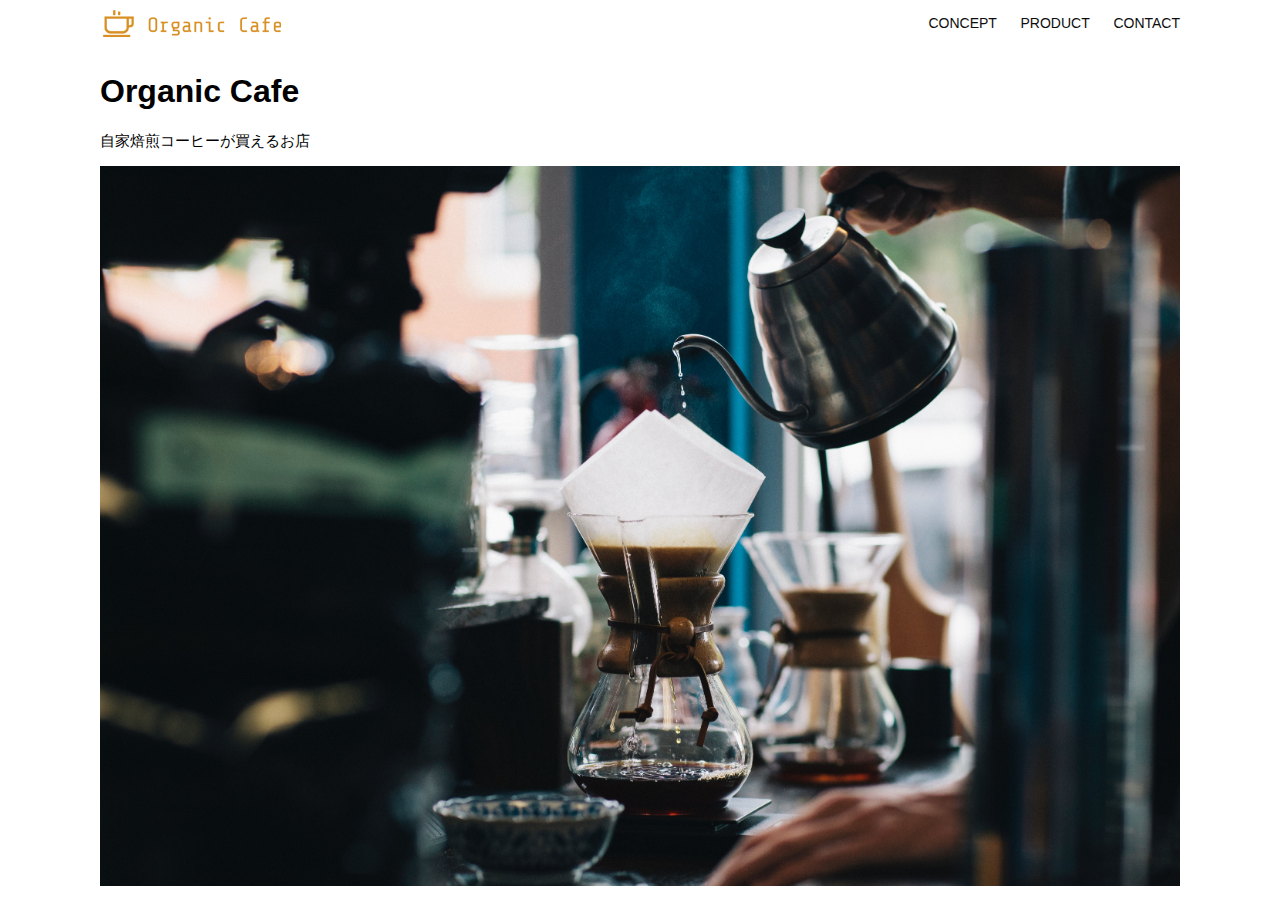
<file: html-css-kadai_013/index.html>
<!DOCTYPE html>
<html>
  <head>
    <title>Organic Cafe</title>
    <meta charset="UTF-8" />
    <meta
      name="description"
      content="自家焙煎のコーヒーがお家で楽しめるOrganic Cafe"
    />
    <meta name="viewport" content="width=device-width, initial-scale=1.0" />
    <link rel="stylesheet" href="style.css" />
  </head>
  <body>
    <!-- ヘッダー -->
    <header>
      <!-- ロゴ -->
      <a href="index.html" id="logo"
        ><img src="images/logo.png" alt="トップページに戻る"
      /></a>

      <!-- PC用ナビゲーション -->
      <nav id="nav-pc">
        <a href="index.html#concept">CONCEPT</a>
        <a href="index.html#product">PRODUCT</a>
        <a href="index.html#contact">CONTACT</a>
      </nav>
      <!-- ハンバーガーメニュー -->
      <img id="menu-sp" src="images/button-menu.png" alt="ナビゲーションを開く" onclick="document.getElementById('nav-sp').style.display = 'block'" >
      <!-- SP用ナビゲーション -->
      <nav id="nav-sp">
        <img id="close" src="images/button-close.png" alt="ナビゲーションを閉じる"  onclick="document.getElementById('nav-sp').style.display = 'none'" >
        <a id="logo-sp" href="index.html" onclick="document.getElementById('nav-sp').style.display = 'none'" >
          <img src="images/logo-sp.png" alt="トップページに戻る">
        </a>
        <a class="menu" href="index.html#concept" onclick="document.getElementById('nav-sp').style.display = 'none'">CONCEPT</a>
        <a class="menu" href="index.html#product" onclick="document.getElementById('nav-sp').style.display = 'none'">PRODUCT</a>
        <a class="menu" href="index.html#contact" onclick="document.getElementById('nav-sp').style.display = 'none'">CONTACT</a>
      </nav>

    </header>
    <main>
      <article>
        <!-- メインビジュアル -->
        <section id="main-visual">
          <div id="main-message">
            <h1>Organic Cafe</h1>
            <p>自家焙煎コーヒーが買えるお店</p>
          </div>
          <img
            src="images/main-image.jpg"
            alt="コーヒーをハンドドリップで淹れる画像"
          />
        </section>
      </article>
    </main>
  </body>
</html>
</file>
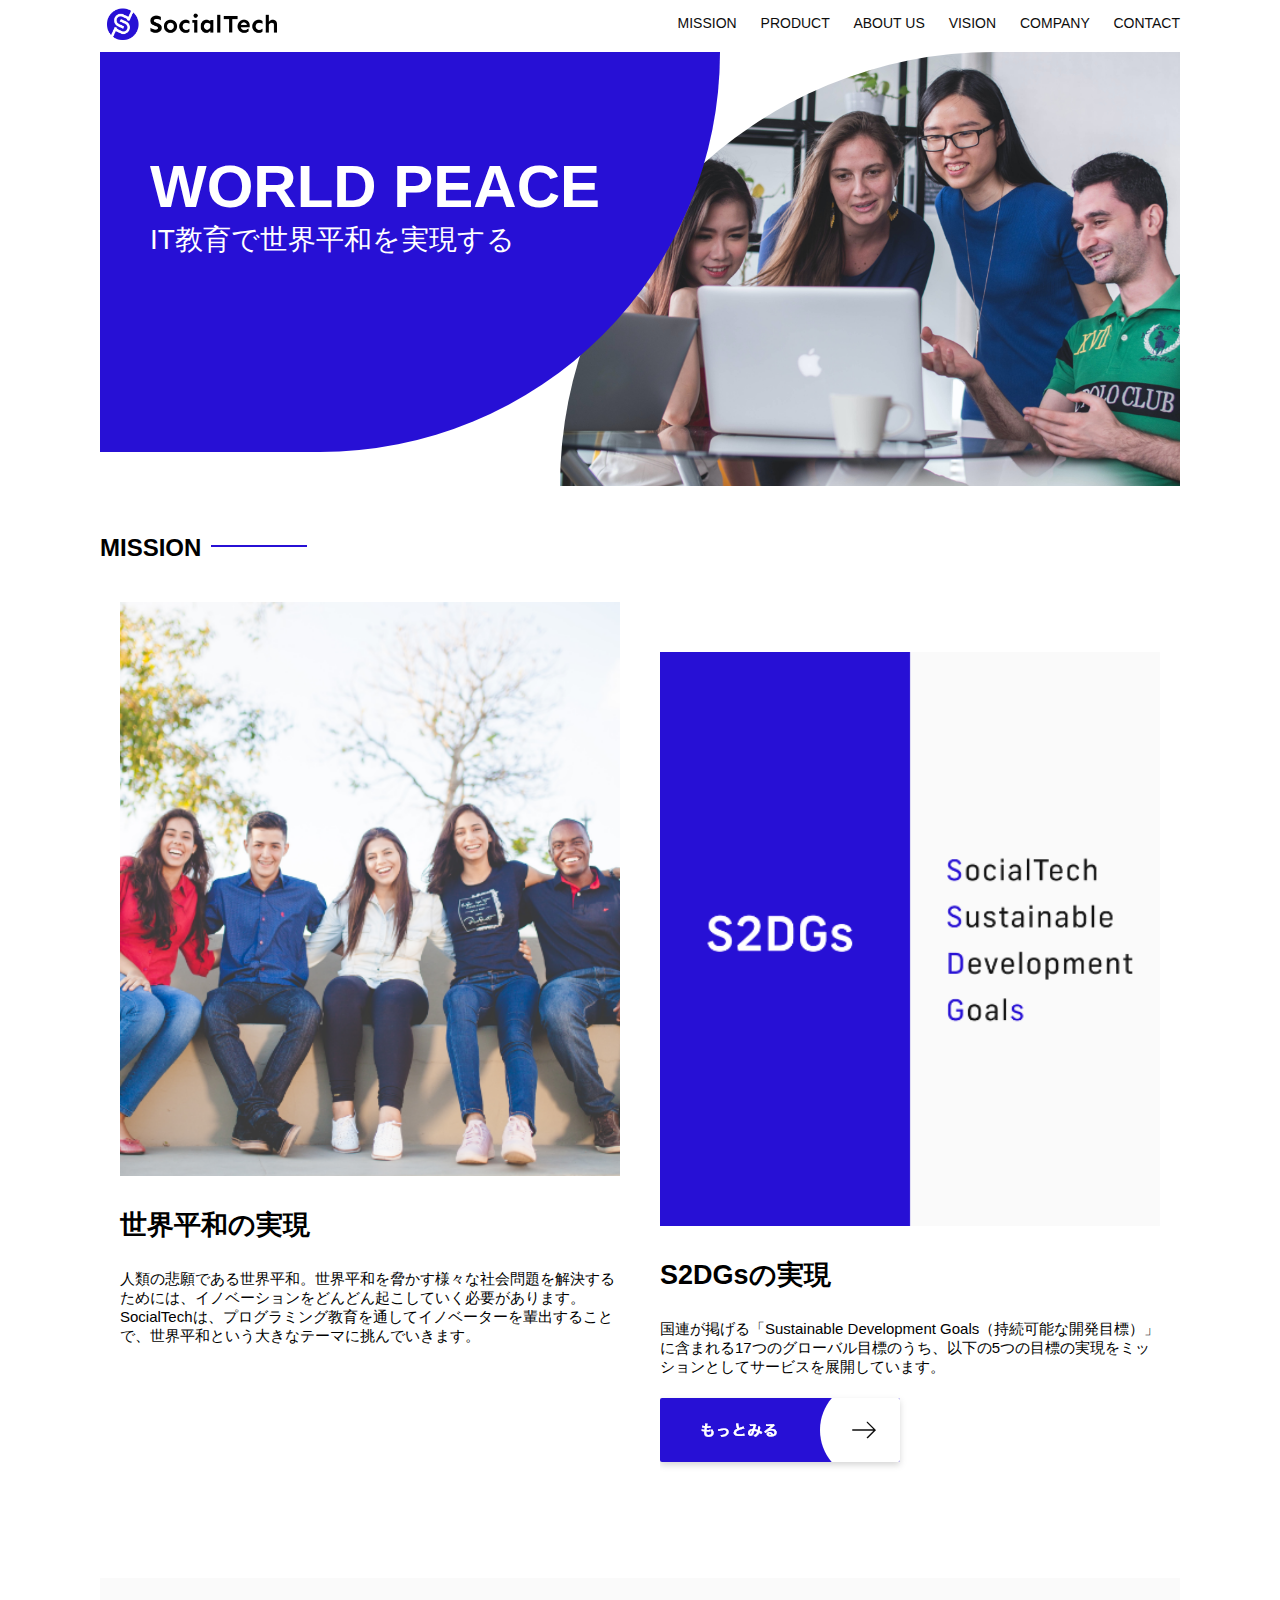
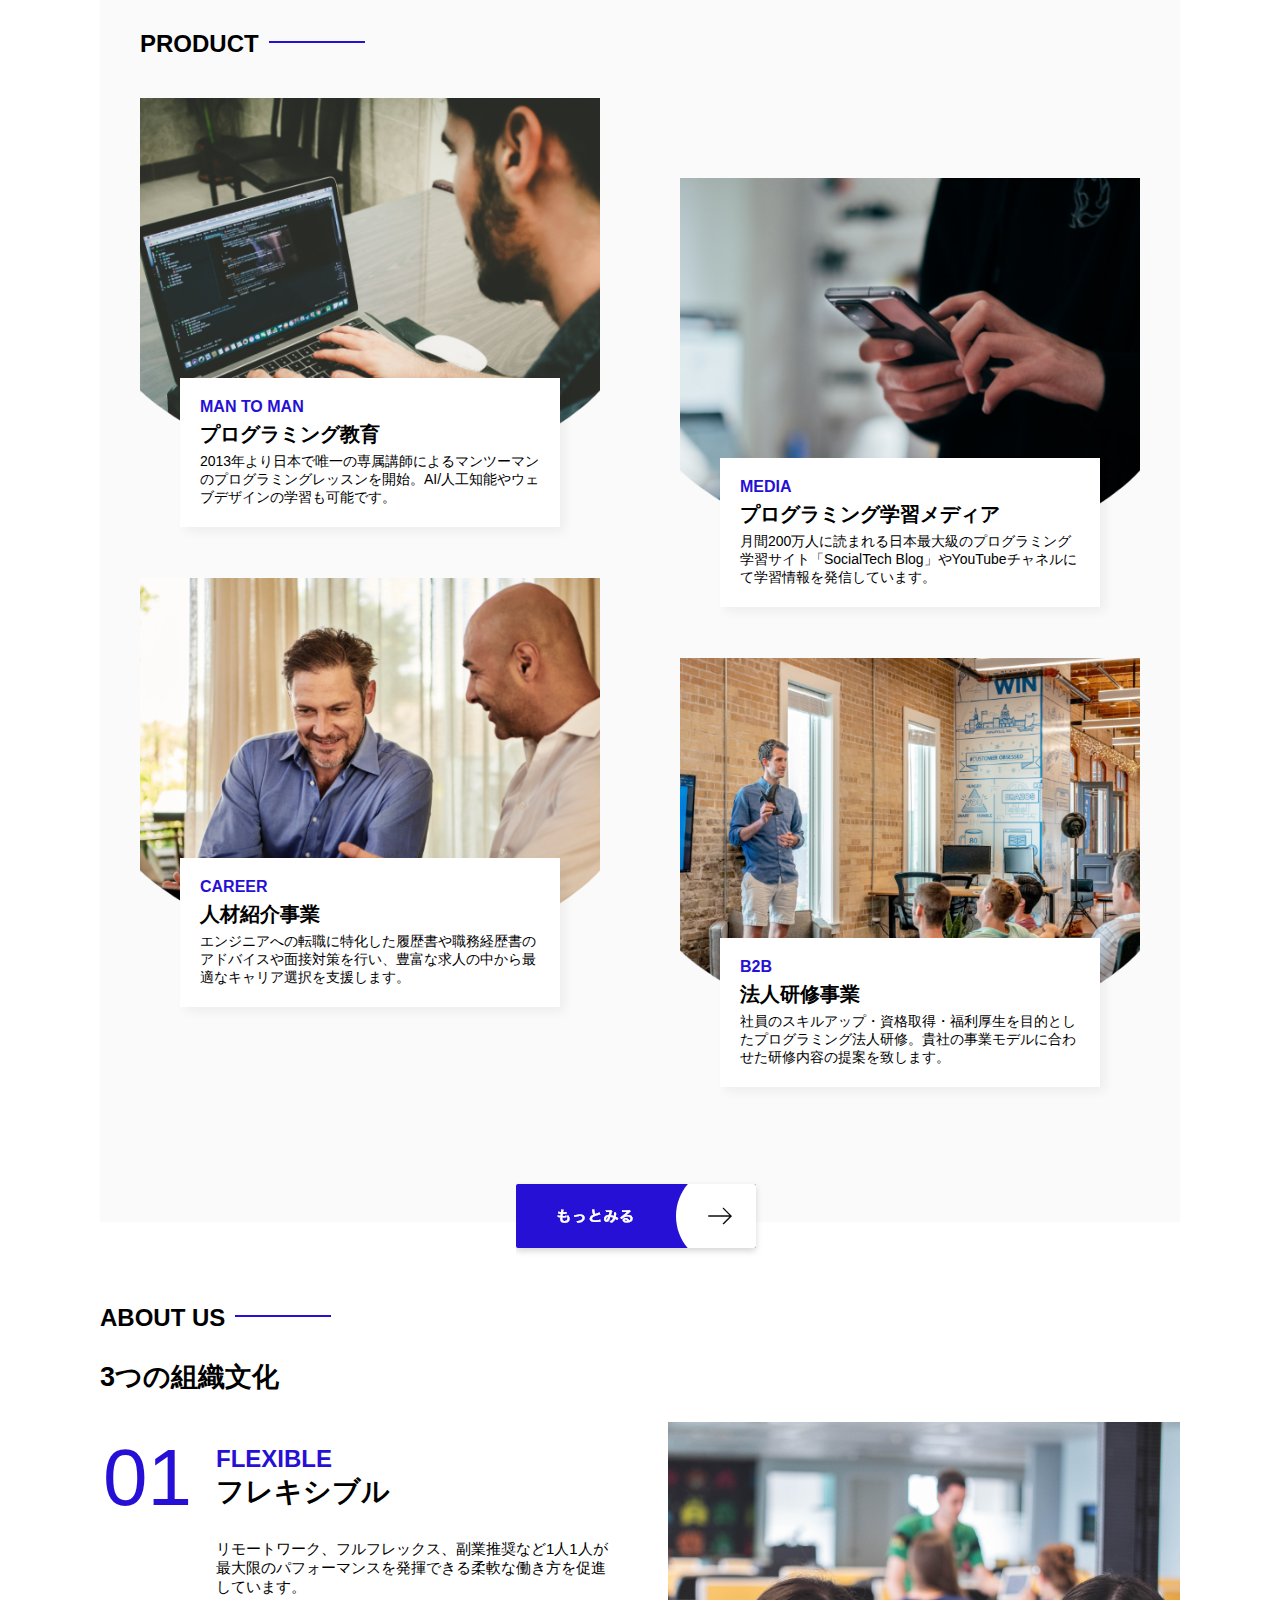
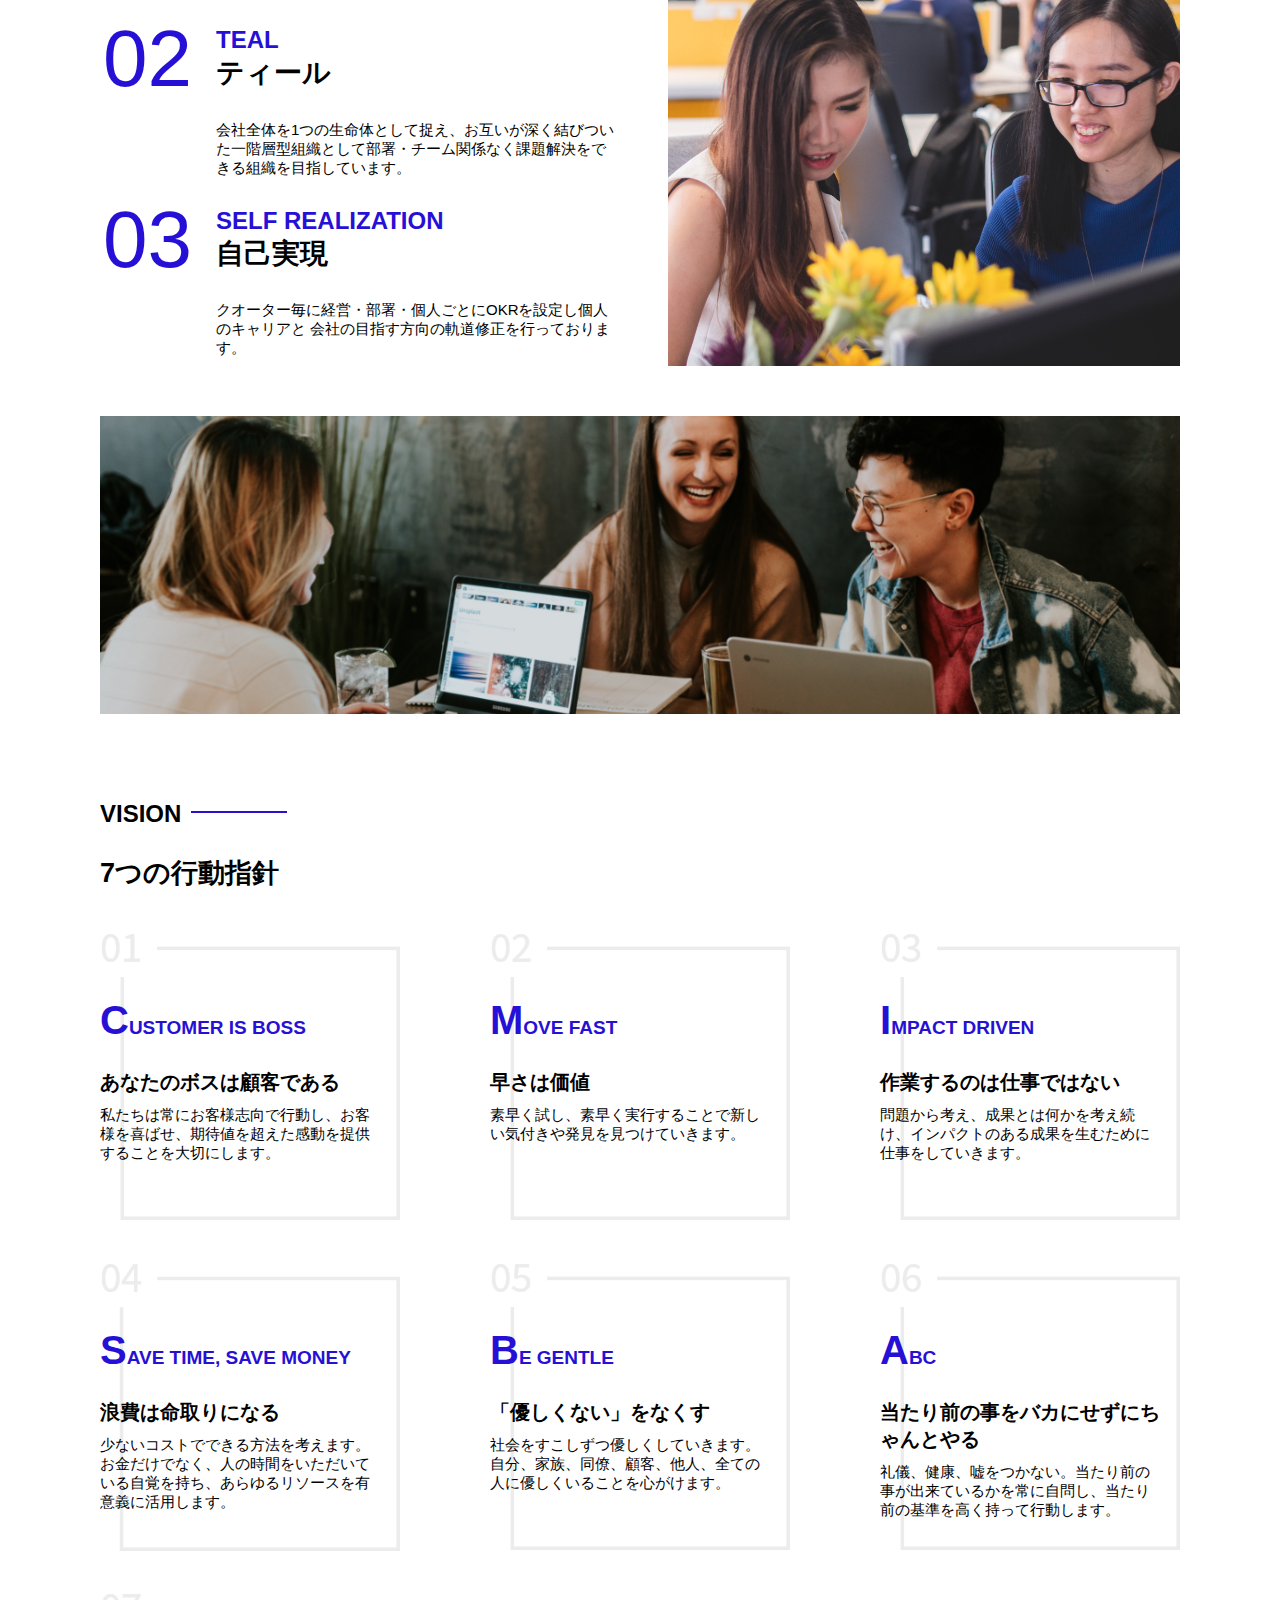
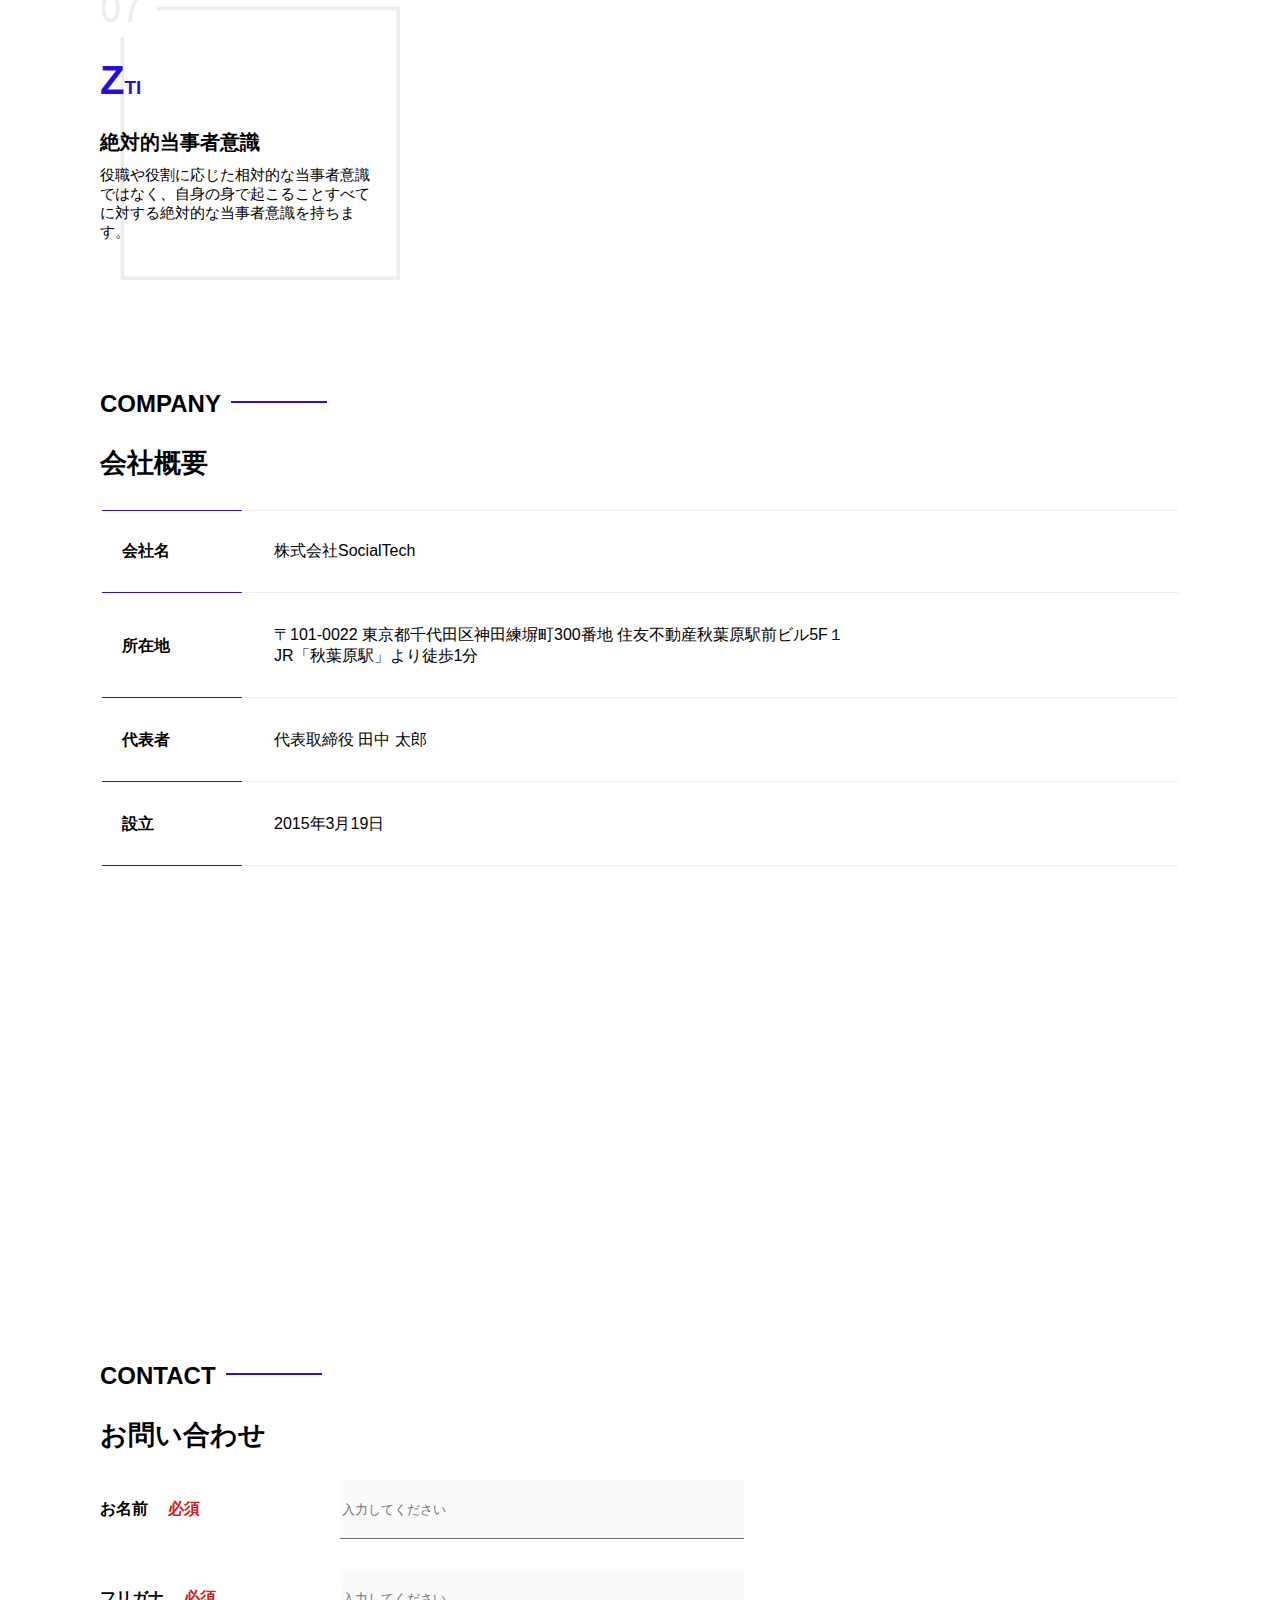
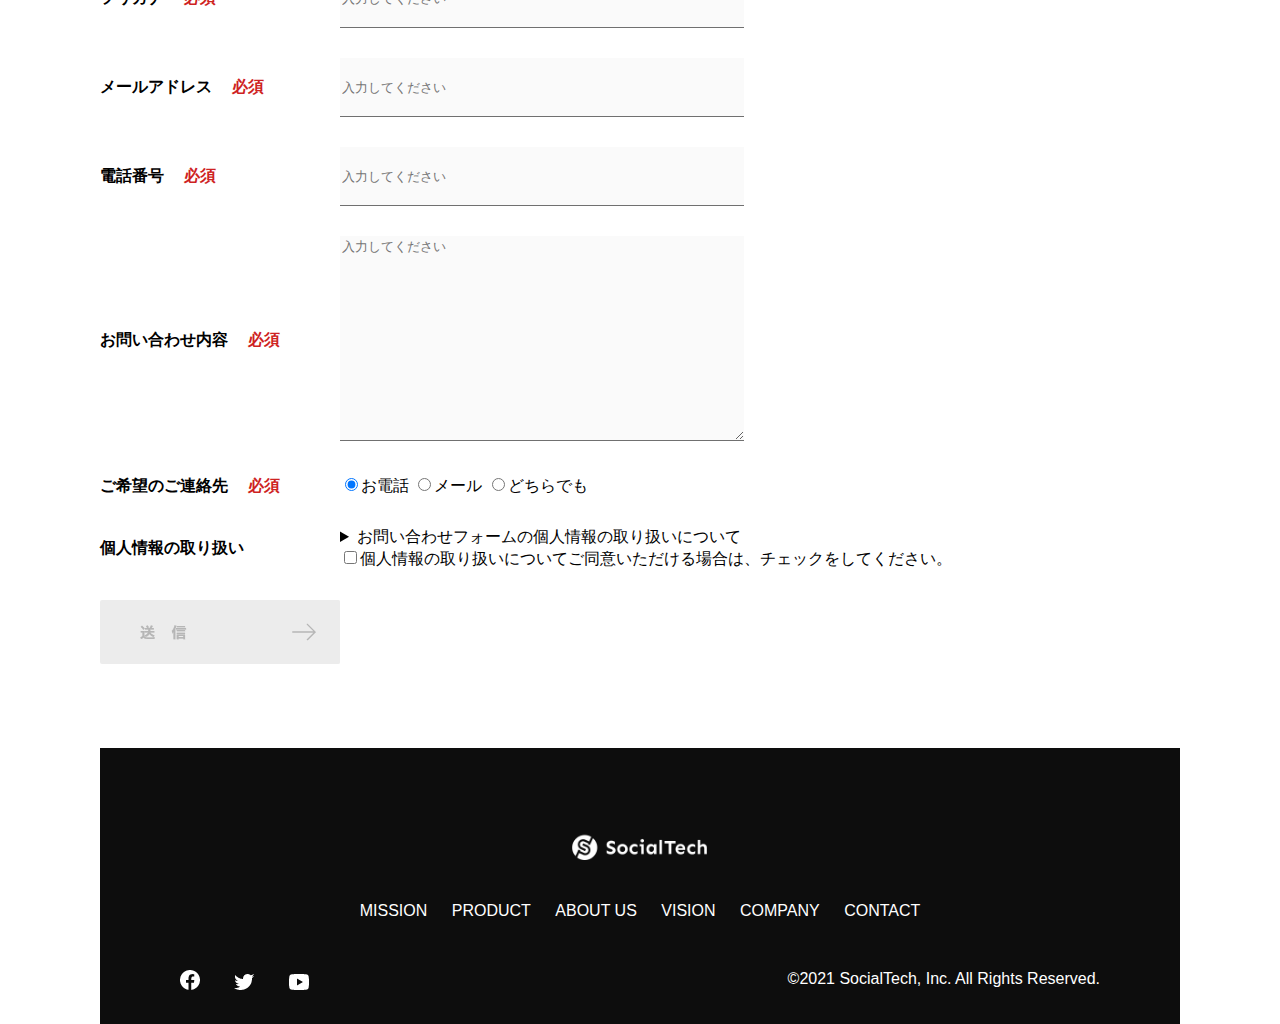
<file: kadai_tutorial_output/index.html>
<!DOCTYPE html>
<html>
    <head>
        <title>SocialTech</title>
        <meta charset="UTF-8">
        <meta name="description" content="SocialTechはEdTech業界のリーディングカンパニーを目指します。">
        <meta name="viewport" content="width=device-width, initial-scale=1.0">
        <link rel="stylesheet" href="style.css">
    </head>
    <body>
        <!-- ヘッダー -->
        <header>
            <a href="index.html" id="logo">
                <img src="images/logo.png" alt="トップページに戻る">
            </a>
            <!-- PC用ナビ -->
            <nav id="nav-pc">
                <a href="mission.html">MISSION</a>
                <a href="product.html">PRODUCT</a>
                <a href="index.html#aboutus">ABOUT US</a>
                <a href="index.html#vision">VISION</a>
                <a href="index.html#company">COMPANY</a>
                <a href="index.html#contact">CONTACT</a>
            </nav>

            <!-- SP用ハンバーガーメニュー -->
            <img id="menu-sp" src="images/button-menu.png" alt="ナビゲーションを開く" onclick="document.getElementById('nav-sp').style.display='block'">
            <!-- SP用ナビ -->
            <nav id="nav-sp">
                <img id="close" src="images/button-close.png" alt="ナビゲーションを閉じる" onclick="document.getElementById('nav-sp').style.display='none'">
                <a id="logo-sp" href="index.html" onclick="document.getElementById('nav-sp').style.display='none'">
                    <img src="images/logo-sp.png" alt="トップページに戻る">
                </a>
                <a class="menu" href="mission.html" onclick="document.getElementById('nav-sp').style.display='none'">MISSION</a>
                <a class="menu" href="product.html" onclick="document.getElementById('nav-sp').style.display='none'">PRODUCT</a>
                <a class="menu" href="index.html#aboutus" onclick="document.getElementById('nav-sp').style.display='none'">ABOUT US</a>
                <a class="menu" href="index.html#vision" onclick="document.getElementById('nav-sp').style.display='none'">VISION</a>
                <a class="menu" href="index.html#company" onclick="document.getElementById('nav-sp').style.display='none'">COMPANY</a>
                <a class="menu" href="index.html#contact" onclick="document.getElementById('nav-sp').style.display='none'">CONTACT</a>
                <div id="sns">
                    <a href="https://www.facebook.com/sejuku2013">
                        <img src="images/button-facebook.png" alt="Facebookのリンク">
                    </a>
                    <a href="https://twitter.com/samuraijuku">
                        <img src="images/button-twitter.png" alt="Twitterのリンク">
                    </a>
                    <a href="https://www.youtube.com/channel/UCCFOQO5aDK0xXam4cUQXT8g">
                        <img src="images/button-youtube.png" alt="YouTubeのリンク">
                    </a>
                </div>
            </nav>
        </header>
        <main>
            <article>
                <!-- メインビジュアル -->
                <section id="main-visual">
                    <div id="main-message">
                        <h1>WORLD PEACE</h1>
                        <p>IT教育で世界平和を実現する</p>
                    </div>
                    <img src="images/index/index-main.png" alt="PCの周りに集まる多国籍の仲間たち">
                </section>
                <!-- MISSION -->
                <section id="mission">
                    <h2 class="index-h2">MISSION</h2>
                    <div id="mission-flex">
                        <div>
                            <img id="mission-photo" src="images/index/index-mission.png" alt="ベンチで写真を撮影する多国籍の仲間たち">
                            <h3>世界平和の実現</h3>
                            <p>人類の悲願である世界平和。世界平和を脅かす様々な社会問題を解決するためには、イノベーションをどんどん起こしていく必要があります。<br>
                                SocialTechは、プログラミング教育を通してイノベーターを輩出することで、世界平和という大きなテーマに挑んでいきます。
                            </p>
                        </div>
                        <div>
                            <img id="s2dgs" src="images/index/s2dgs.png" alt="S2DGs">
                            <h3>S2DGsの実現</h3>
                            <p>国連が掲げる「Sustainable Development Goals（持続可能な開発目標）」に含まれる17つのグローバル目標のうち、以下の5つの目標の実現をミッションとしてサービスを展開しています。
                            </p>
                            <a href="mission.html">
                                <img src="images/button-more.png" alt="もっとみる" >
                            </a>
                        </div>
                    </div>
                </section>
                <!-- PRODUCT -->
                <section id="product">
                    <h2 class="index-h2">PRODUCT</h2>
                    <div>
                        <div id="product-left">
                            <div>
                                <img class="product-photo" src="images/index/index-mantoman.png" alt="PCでコードを書く男性">
                                <div class="product-explain">
                                    <span>MAN TO MAN</span>
                                    <h3>プログラミング教育</h3>
                                    <p>2013年より日本で唯一の専属講師によるマンツーマンのプログラミングレッスンを開始。AI/人工知能やウェブデザインの学習も可能です。</p>
                                </div>
                            </div>
                            <div>
                                <img class="product-photo" src="images/index/index-career.png" alt="笑顔で話し合う2人の男性">
                                <div class="product-explain">
                                    <span>CAREER</span>
                                    <h3>人材紹介事業</h3>
                                    <p>エンジニアへの転職に特化した履歴書や職務経歴書のアドバイスや面接対策を行い、豊富な求人の中から最適なキャリア選択を支援します。</p>
                                </div>
                            </div>
                        </div>
                        <div id="product-right">
                            <div>
                                <img class="product-photo" src="images/index/index-media.png" alt="スマートフォンを操作する人">
                                <div class="product-explain">
                                    <span>MEDIA</span>
                                    <h3>プログラミング学習メディア</h3>
                                    <p>月間200万人に読まれる日本最大級のプログラミング学習サイト「SocialTech Blog」やYouTubeチャネルにて学習情報を発信しています。</p>
                                </div>
                            </div>
                            <div>
                                <img class="product-photo" src="images/index/index-b2b.png" alt="公演中の男性とそれを聴く人々">
                                <div class="product-explain">
                                    <span>B2B</span>
                                    <h3>法人研修事業</h3>
                                    <p>社員のスキルアップ・資格取得・福利厚生を目的としたプログラミング法人研修。貴社の事業モデルに合わせた研修内容の提案を致します。</p>
                                </div>
                            </div>
                        </div>
                    </div>
                    <div>
                        <a id="product-more" href="product.html">
                            <img src="images/button-more.png" alt="もっとみる">
                        </a>
                    </div>
                </section>

                <!-- PRODUCT -->
                <section id="aboutus">
                    <h2 class="index-h2">ABOUT US</h2>
                    <h3>3つの組織文化</h3>
                    <div>
                        <table class="culture-table">
                            <tr>
                                <td>
                                    <span class="culture-num">01</span>
                                </td>
                                <td>
                                    <span class="culture-en">FLEXIBLE</span>
                                    <span class="culture-jp">フレキシブル</span>
                                </td>
                            </tr>
                            <tr>
                                <td></td>
                                <td>
                                    <p class="culture-description">リモートワーク、フルフレックス、副業推奨など1人1人が最大限のパフォーマンスを発揮できる柔軟な働き方を促進しています。</p>
                                </td>
                            </tr>
                            <tr>
                                <td>
                                    <span class="culture-num">02</span>
                                </td>
                                <td>
                                    <span class="culture-en">TEAL</span>
                                    <span class="culture-jp">ティール</span>
                                </td>
                            </tr>
                            <tr>
                                <td></td>
                                <td>
                                    <p class="culture-description">会社全体を1つの生命体として捉え、お互いが深く結びついた一階層型組織として部署・チーム関係なく課題解決をできる組織を目指しています。</p>
                                </td>
                            </tr>
                            <tr>
                                <td>
                                    <span class="culture-num">03</span>
                                </td>
                                <td>
                                    <span class="culture-en">SELF REALIZATION</span>
                                    <span class="culture-jp">自己実現</span>
                                </td>
                            </tr>
                            <tr>
                                <td></td>
                                <td>
                                    <p class="culture-description">クオーター毎に経営・部署・個人ごとにOKRを設定し個人のキャリアと 会社の目指す方向の軌道修正を行っております。</p>
                                </td>
                            </tr>
                        </table>
                        <img class="culture-img" src="images/index/index-aboutus1.png" alt="笑顔で話し合う２人の女性">
                    </div>
                    <img class="culture-img2" src="images/index/index-aboutus2.png" alt="笑顔で話合う3人の男女">
                </section>

                <!-- VISION -->
                <section id="vision">
                    <h2 class="index-h2">VISION</h2>
                    <h3>7つの行動指針</h3>
                    <div>
                        <div class="vision-box">
                            <img src="images/index/vision-01.png" alt="01">
                            <span>
                                <h4>CUSTOMER IS BOSS</h4>
                                <h5>あなたのボスは顧客である</h5>
                                <p>私たちは常にお客様志向で行動し、お客様を喜ばせ、期待値を超えた感動を提供することを大切にします。</p>
                            </span>
                        </div>
                        <div class="vision-box">
                            <img src="images/index/vision-02.png" alt="02">
                            <span>
                                <h4>MOVE FAST</h4>
                                <h5>早さは価値</h5>
                                <p>素早く試し、素早く実行することで新しい気付きや発見を見つけていきます。</p>
                            </span>
                        </div>
                        <div class="vision-box">
                            <img src="images/index/vision-03.png" alt="03">
                            <span>
                                <h4>IMPACT DRIVEN</h4>
                                <h5>作業するのは仕事ではない</h5>
                                <p>問題から考え、成果とは何かを考え続け、インパクトのある成果を生むために仕事をしていきます。</p>
                            </span>
                        </div>
                        <div class="vision-box">
                            <img src="images/index/vision-04.png" alt="04">
                            <span>
                                <h4>SAVE TIME, SAVE MONEY</h4>
                                <h5>浪費は命取りになる</h5>
                                <p>少ないコストでできる方法を考えます。お金だけでなく、人の時間をいただいている自覚を持ち、あらゆるリソースを有意義に活用します。</p>
                            </span>
                        </div>
                        <div class="vision-box">
                            <img src="images/index/vision-05.png" alt="05">
                            <span>
                                <h4>BE GENTLE</h4>
                                <h5>「優しくない」をなくす</h5>
                                <p>社会をすこしずつ優しくしていきます。自分、家族、同僚、顧客、他人、全ての人に優しくいることを心がけます。</p>
                            </span>
                        </div>
                        <div class="vision-box">
                            <img src="images/index/vision-06.png" alt="06">
                            <span>
                                <h4>ABC</h4>
                                <h5>当たり前の事をバカにせずにちゃんとやる</h5>
                                <p>礼儀、健康、嘘をつかない。当たり前の事が出来ているかを常に自問し、当たり前の基準を高く持って行動します。</p>
                            </span>
                        </div>
                        <div class="vision-box">
                            <img src="images/index/vision-07.png" alt="07">
                            <span>
                                <h4>ZTI</h4>
                                <h5>絶対的当事者意識</h5>
                                <p>役職や役割に応じた相対的な当事者意識ではなく、自身の身で起こることすべてに対する絶対的な当事者意識を持ちます。</p>
                            </span>
                        </div>
                    </div>
                </section>
                <!-- COMPANY -->
                <section id="company">
                    <h2 class="index-h2">COMPANY</h2>
                    <h3>会社概要</h3>
                    <table id="company-table">
                        <tr>
                            <th class="tableheader-first">会社名</th>
                            <td class="cell-first">株式会社SocialTech</td>
                        </tr>
                        <tr>
                            <th class="tableheader">所在地</th>
                            <td class="cell">〒101-0022 東京都千代田区神田練塀町300番地 住友不動産秋葉原駅前ビル5F１<br>JR「秋葉原駅」より徒歩1分</td>
                        </tr>
                        <tr>
                            <th class="tableheader">代表者</th>
                            <td class="cell">代表取締役 田中 太郎</td>
                        </tr>
                        <tr>
                            <th class="tableheader">設立</th>
                            <td class="cell">2015年3月19日</td>
                        </tr>
                    </table>
                    <iframe src="https://www.google.com/maps/embed?pb=!1m18!1m12!1m3!1d3240.0688551336807!2d139.7720776771055!3d35.69992317258124!2m3!1f0!2f0!3f0!3m2!1i1024!2i768!4f13.1!3m3!1m2!1s0x60188fee13660e23%3A0x77137876edf742ac!2z5L2P5Y-L5LiN5YuV55Sj56eL6JGJ5Y6f6aeF5YmN44OT44Or!5e0!3m2!1sja!2sjp!4v1704858013291!5m2!1sja!2sjp"
                            style="border: 0;" allowfullscreen="" loading="lazy">
                    </iframe>
                </section>
                <!-- CONTACT -->
                <section id="contact">
                    <h2 class="index-h2">CONTACT</h2>
                    <h3>お問い合わせ</h3>
                    <form>
                        <div>
                            <div class="contact-heading">
                                <label class="contact-label">お名前<span class="contact-span">必須</span></label>
                            </div>
                            <div>
                                <input type="text" name="name" placeholder="入力してください" class="contact-textbox">
                            </div>
                        </div>
                        <div>
                            <div class="contact-heading">
                                <label class="contact-label">フリガナ<span class="contact-span">必須</span></label>
                            </div>
                            <div>
                                <input type="text" name="hurigana" placeholder="入力してください" class="contact-textbox">
                            </div>
                        </div>
                        <div>
                            <div class="contact-heading">
                                <label class="contact-label">メールアドレス<span class="contact-span">必須</span></label>
                            </div>
                            <div>
                                <input type="text" name="email" placeholder="入力してください" class="contact-textbox">
                            </div>
                        </div>
                        <div>
                            <div class="contact-heading">
                                <label class="contact-label">電話番号<span class="contact-span">必須</span></label>
                            </div>
                            <div>
                                <input type="text" name="tel" placeholder="入力してください" class="contact-textbox">
                            </div>
                        </div>
                        <div>
                            <div class="contact-heading">
                                <label class="contact-label">お問い合わせ内容<span class="contact-span">必須</span></label>
                            </div>
                            <div>
                                <textarea class="contact-textarea" name="message" placeholder="入力してください"></textarea>
                            </div>
                        </div>
                        <div>
                            <div class="contact-heading">
                                <label class="contact-label">ご希望のご連絡先<span class="contact-span">必須</span></label>
                            </div>
                            <div>
                                <input class="radiobutton" type="radio" value="tel" name="contact" checked><label>お電話</label>
                                <input class="radiobutton" type="radio" value="mail" name="contact" ><label>メール</label>
                                <input class="radiobutton" type="radio" value="both" name="contact" ><label>どちらでも</label>
                            </div>
                        </div>
                        <div>
                            <div class="contact-heading">
                                <label class="contact-label">個人情報の取り扱い</label>
                            </div>
                            <div>
                                <details>
                                    <summary>お問い合わせフォームの個人情報の取り扱いについて</summary>
                                    <div>
                                        <span>１．組織の名称又は氏名</span><br>
                                       株式会社SocialTech<br><br>
                                        <span>２．個人情報保護管理者（若しくはその代理人）の氏名又は職名、所属及び連絡先鈴木 一郎 コーポレート部</span><br>
                                              メールアドレス：samurai@example.com<br>TEL：03-1234-5678<br>
                                        <span>３．個人情報の利用目的</span><br>
                                                ・本サービス及び本サービスに関連する情報の提供又はそれらに関する連絡のため<br>
                                                ・ユーザーの本人確認のため<br>
                                                ・当社サービスのご案内のため<br>
                                                ・当社の商品等の広告または宣伝（電子メールによるものを含むものとします。）<br><br>
                                        <span>４．個人情報の取り扱い業務の委託</span><br>
                                                個人情報の取扱業務の全部または一部を外部に業務委託する場合があります。<br>
                                                その際、弊社は、個人情報を適切に保護できる管理体制を敷き実行していることを条件として<br>
                                                委託先を厳選したうえで、機密保持契約を委託先と締結し、お客様の個人情報を厳密に管理させます。<br><br>
                                        <span>５．個人情報の開示等の請求</span><br>
                                                お客様は、弊社に対してご自身の個人情報の開示等（利用目的の通知、開示、内容の訂正・追加・削除、利用の停止または消去、第三者への提供の停止）に関して、当社問合わせ窓口に申し出ることができます。<br>
                                                その際、弊社はお客様ご本人を確認させていただいたうえで、合理的な期間内に対応いたします。<br><br>
                                                なお、個人情報に関する弊社問合わせ先は、次の通りです。<br><br>
                                                株式会社SocialTech　個人情報問合せ窓口<br>
                                                〒101-0022 東京都千代田区神田練塀町300番地 住友不動産秋葉原駅前ビル5F<br>
                                                メールアドレス：samurai@example.com　TEL：03-1234-5678<br><br>
                                        <span>６．個人情報を提供されることの任意性について</span><br><br>
                                                お客様がご自身の個人情報を弊社に提供されるか否かは、お客様のご判断によりますが、もしご提供されない場合には、適切なサービスが提供できない場合がありますので予めご了承ください。
                                    </div>
                                </details>
                                <input type="checkbox" name="agree"><span>個人情報の取り扱いについてご同意いただける場合は、チェックをしてください。</span>
                            </div>
                        </div>
                        <input type="image" src="images/button-submit.png" alt="送信する">
                    </form>
                </section>
            </article>
            <!-- フッター -->
            <footer>
                <div id="footer-logo">
                    <img src="images/logo-sp.png" alt="SocialTech">
                </div>
                <div id="footer-link">
                    <a href="mission.html">MISSION</a>
                    <a href="product.html">PRODUCT</a>
                    <a href="index.html#aboutus">ABOUT US</a>
                    <a href="index.html#vision">VISION</a>
                    <a href="index.html#company">COMPANY</a>
                    <a href="index.html#contact">CONTACT</a>
                </div>
                <div id="sns-footer">
                    <a href="https://www.facebook.com/sejuku2013"><img src="images/button-facebook.png" alt="Facebookのリンク"></a>
                    <a href="https://twitter.com/samuraijuku"><img src="images/button-twitter.png" alt="Twitterのリンク"></a>
                    <a href="https://www.youtube.com/channel/UCCFOQO5aDK0xXam4cUQXT8g"><img src="images/button-youtube.png" alt="YouTubeのリンク"></a>
                    <span id="copyright">&copy;2021 SocialTech, Inc. All Rights Reserved. </span>
                </div>

            </footer>
        </main>
    </body>
</html>
</file>
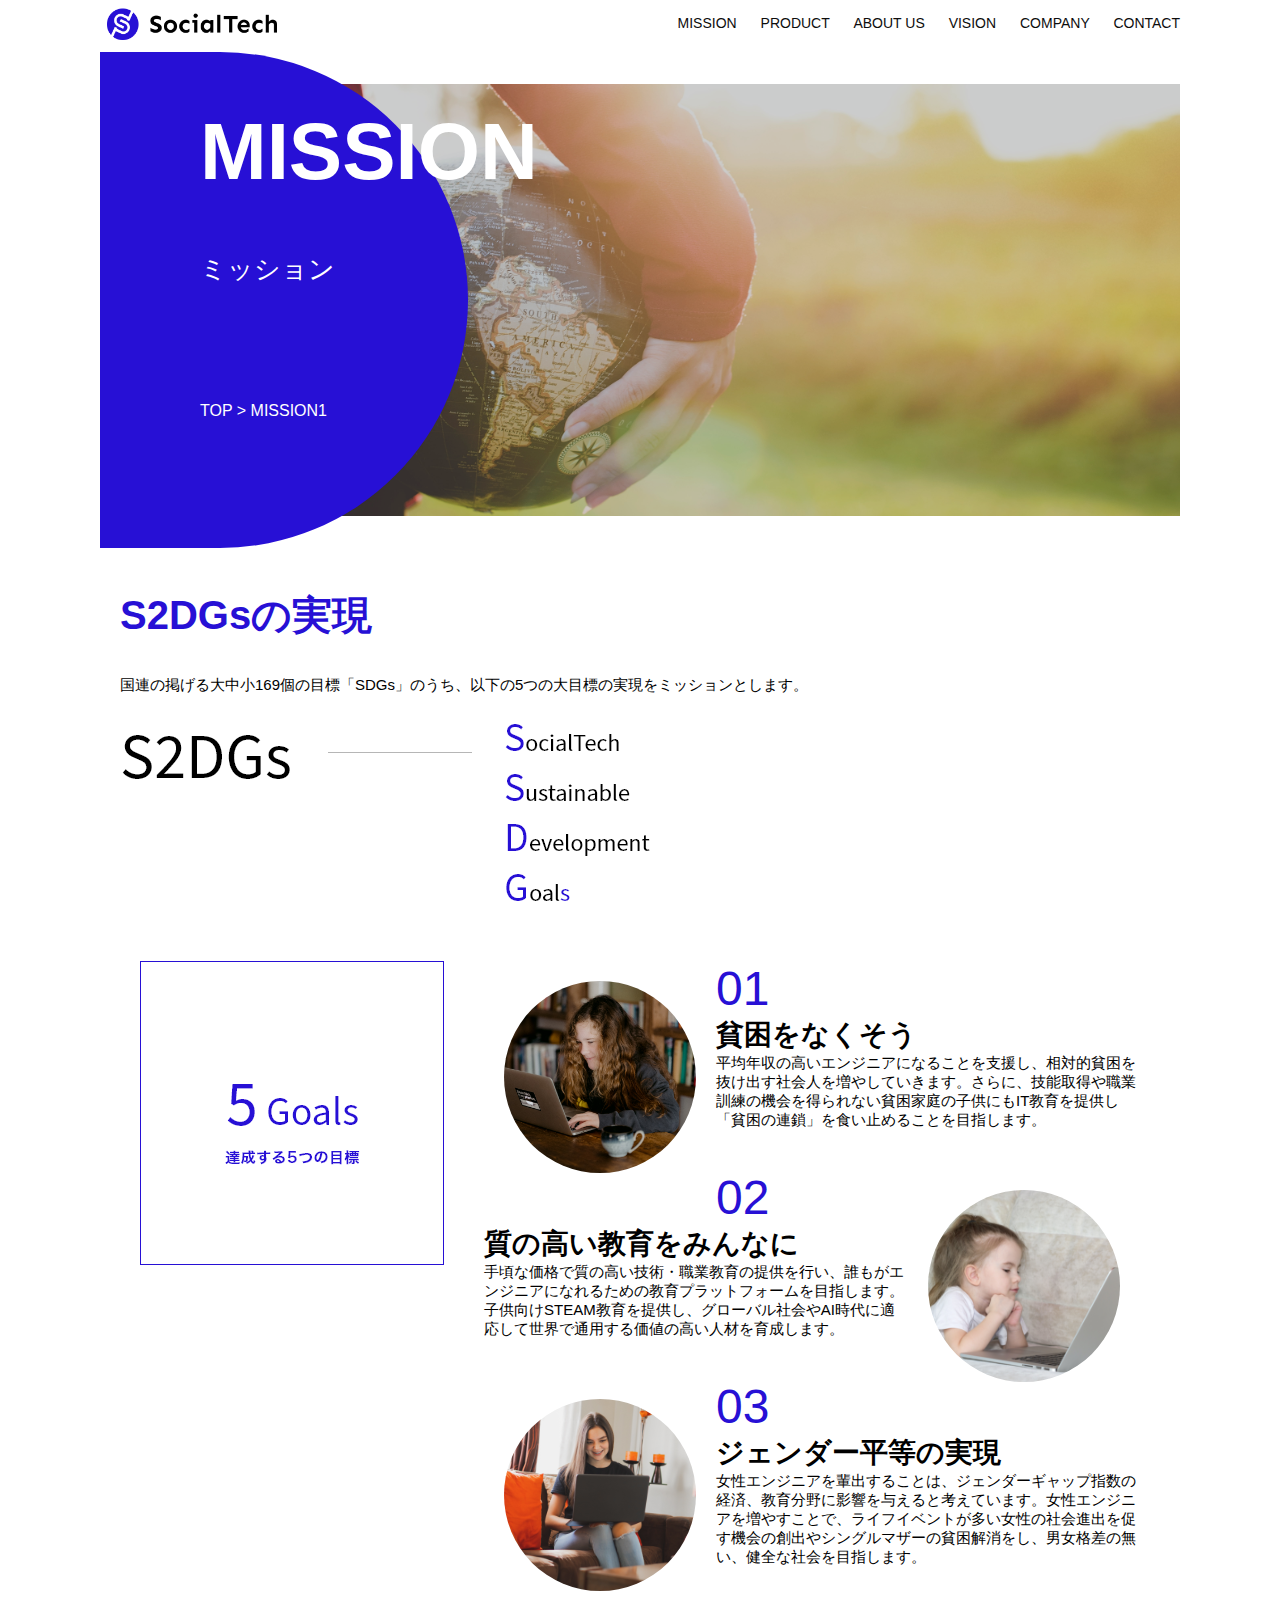
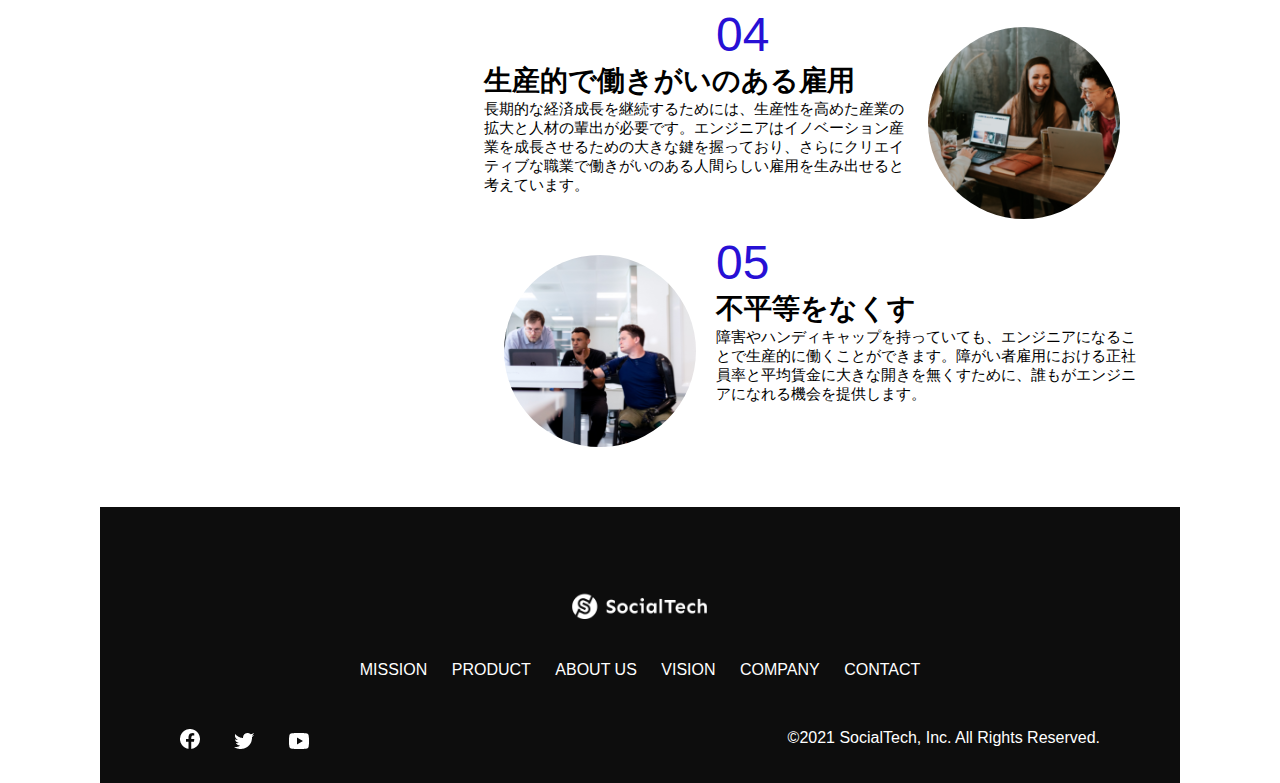
<file: kadai_tutorial_output/mission.html>
<!DOCTYPE html>
<html>
    <head>
        <title></title>
        <meta charset="UTF-8">
        <meta name="description" content="SocialTechが目指す-14つの目標（S2DGs）を紹介します">
        <meta name="viewport" content="width=device-width, initial-scale=1.0">
        <link rel="stylesheet" href="style.css">
    </head>
    <body>
        <!-- ヘッダー -->
        <header>
            <a href="index.html" id="logo">
                <img src="images/logo.png" alt="トップページに戻る">
            </a>
            <!-- PC用ナビ -->
            <nav id="nav-pc">
                <a href="mission.html">MISSION</a>
                <a href="product.html">PRODUCT</a>
                <a href="index.html#aboutus">ABOUT US</a>
                <a href="index.html#vision">VISION</a>
                <a href="index.html#company">COMPANY</a>
                <a href="index.html#contact">CONTACT</a>
            </nav>

            <!-- SP用ハンバーガーメニュー -->
            <img id="menu-sp" src="images/button-menu.png" alt="ナビゲーションを開く" onclick="document.getElementById('nav-sp').style.display='block'">
            <!-- SP用ナビ -->
            <nav id="nav-sp">
                <img id="close" src="images/button-close.png" alt="ナビゲーションを閉じる" onclick="document.getElementById('nav-sp').style.display='none'">
                <a id="logo-sp" href="index.html" onclick="document.getElementById('nav-sp').style.display='none'">
                    <img src="images/logo-sp.png" alt="トップページに戻る">
                </a>
                <a class="menu" href="mission.html" onclick="document.getElementById('nav-sp').style.display='none'">MISSION</a>
                <a class="menu" href="product.html" onclick="document.getElementById('nav-sp').style.display='none'">PRODUCT</a>
                <a class="menu" href="index.html#aboutus" onclick="document.getElementById('nav-sp').style.display='none'">ABOUT US</a>
                <a class="menu" href="index.html#vision" onclick="document.getElementById('nav-sp').style.display='none'">VISION</a>
                <a class="menu" href="index.html#company" onclick="document.getElementById('nav-sp').style.display='none'">COMPANY</a>
                <a class="menu" href="index.html#contact" onclick="document.getElementById('nav-sp').style.display='none'">CONTACT</a>
                <div id="sns">
                    <a href="https://www.facebook.com/sejuku2013">
                        <img src="images/button-facebook.png" alt="Facebookのリンク">
                    </a>
                    <a href="https://twitter.com/samuraijuku">
                        <img src="images/button-twitter.png" alt="Twitterのリンク">
                    </a>
                    <a href="https://www.youtube.com/channel/UCCFOQO5aDK0xXam4cUQXT8g">
                        <img src="images/button-youtube.png" alt="YouTubeのリンク">
                    </a>
                </div>
            </nav>
        </header>
        <main>
            <article>
                <!-- MAIN -->
                <section id="mission-main">
                    <div id="mission-title">
                        <h1>MISSION</h1>
                        <span>ミッション</span>
                        <div>TOP > MISSION1</div>
                    </div>
                </section>
                <!-- s2dgps -->
                <section id="mission-s2dgs">
                    <h2 class="mission-h2">S2DGsの実現</h2>
                    <p>国連の掲げる大中小169個の目標「SDGs」のうち、以下の5つの大目標の実現をミッションとします。</p>
                    <img src="images/mission/mission-s2dgs.png" alt="S2DGs">
                </section>
                <!-- 5goals -->
                <section id="mission-5goals">
                    <div>
                        <img id="fivegoals-image" src="images/mission/mission-5goals.png" alt="5goals">
                    </div>
                    <div>
                        <div>
                            <img class="fivegoals-image-left" src="images/mission/mission-5goals01.png" alt="PCを操作する女の子">
                            <span class="fivegoals-number">01</span>
                            <h3 class="fivegoals-h3">貧困をなくそう</h3>
                            <p class="fivegoals-p">平均年収の高いエンジニアになることを支援し、相対的貧困を抜け出す社会人を増やしていきます。さらに、技能取得や職業訓練の機会を得られない貧困家庭の子供にもIT教育を提供し「貧困の連鎖」を食い止めることを目指します。</p>
                        </div>
                        <div>
                            <img class="fivegoals-image-right" src="images/mission/mission-5goals02.png" alt="PCを見つめる小さい女の子">
                            <span class="fivegoals-number">02</span>
                            <h3 class="fivegoals-h3">質の高い教育をみんなに</h3>
                            <p class="fivegoals-p">手頃な価格で質の高い技術・職業教育の提供を行い、誰もがエンジニアになれるための教育プラットフォームを目指します。子供向けSTEAM教育を提供し、グローバル社会やAI時代に適応して世界で通用する価値の高い人材を育成します。</p>
                        </div>
                        <div>
                            <img class="fivegoals-image-left" src="images/mission/mission-5goals03.png" alt="PCを操作する女性">
                            <span class="fivegoals-number">03</span>
                            <h3 class="fivegoals-h3">ジェンダー平等の実現</h3>
                            <p class="fivegoals-p">女性エンジニアを輩出することは、ジェンダーギャップ指数の経済、教育分野に影響を与えると考えています。女性エンジニアを増やすことで、ライフイベントが多い女性の社会進出を促す機会の創出やシングルマザーの貧困解消をし、男女格差の無い、健全な社会を目指します。</p>
                        </div>
                        <div>
                            <img class="fivegoals-image-right" src="images/mission/mission-5goals04.png" alt="笑顔で話し合う3人の男女">
                            <span class="fivegoals-number">04</span>
                            <h3 class="fivegoals-h3">生産的で働きがいのある雇用</h3>
                            <p class="fivegoals-p">長期的な経済成長を継続するためには、生産性を高めた産業の拡大と人材の輩出が必要です。エンジニアはイノベーション産業を成長させるための大きな鍵を握っており、さらにクリエイティブな職業で働きがいのある人間らしい雇用を生み出せると考えています。</p>
                        </div>
                        <div>
                            <img class="fivegoals-image-left" src="images/mission/mission-5goals05.png" alt="障害を持つ男性が生き生きと働く様子">
                            <span class="fivegoals-number">05</span>
                            <h3 class="fivegoals-h3">不平等をなくす</h3>
                            <p class="fivegoals-p">障害やハンディキャップを持っていても、エンジニアになることで生産的に働くことができます。障がい者雇用における正社員率と平均賃金に大きな開きを無くすために、誰もがエンジニアになれる機会を提供します。  </p>
                        </div>
                    </div>
                </section>

            </article>
            <!-- フッター -->
            <footer>
                <div id="footer-logo">
                    <img src="images/logo-sp.png" alt="SocialTech">
                </div>
                <div id="footer-link">
                    <a href="mission.html">MISSION</a>
                    <a href="product.html">PRODUCT</a>
                    <a href="index.html#aboutus">ABOUT US</a>
                    <a href="index.html#vision">VISION</a>
                    <a href="index.html#company">COMPANY</a>
                    <a href="index.html#contact">CONTACT</a>
                </div>
                <div id="sns-footer">
                    <a href="https://www.facebook.com/sejuku2013"><img src="images/button-facebook.png" alt="Facebookのリンク"></a>
                    <a href="https://twitter.com/samuraijuku"><img src="images/button-twitter.png" alt="Twitterのリンク"></a>
                    <a href="https://www.youtube.com/channel/UCCFOQO5aDK0xXam4cUQXT8g"><img src="images/button-youtube.png" alt="YouTubeのリンク"></a>
                    <span id="copyright">&copy;2021 SocialTech, Inc. All Rights Reserved. </span>
                </div>
            </footer>
                    
        </main>
    </body>
</html>
</file>
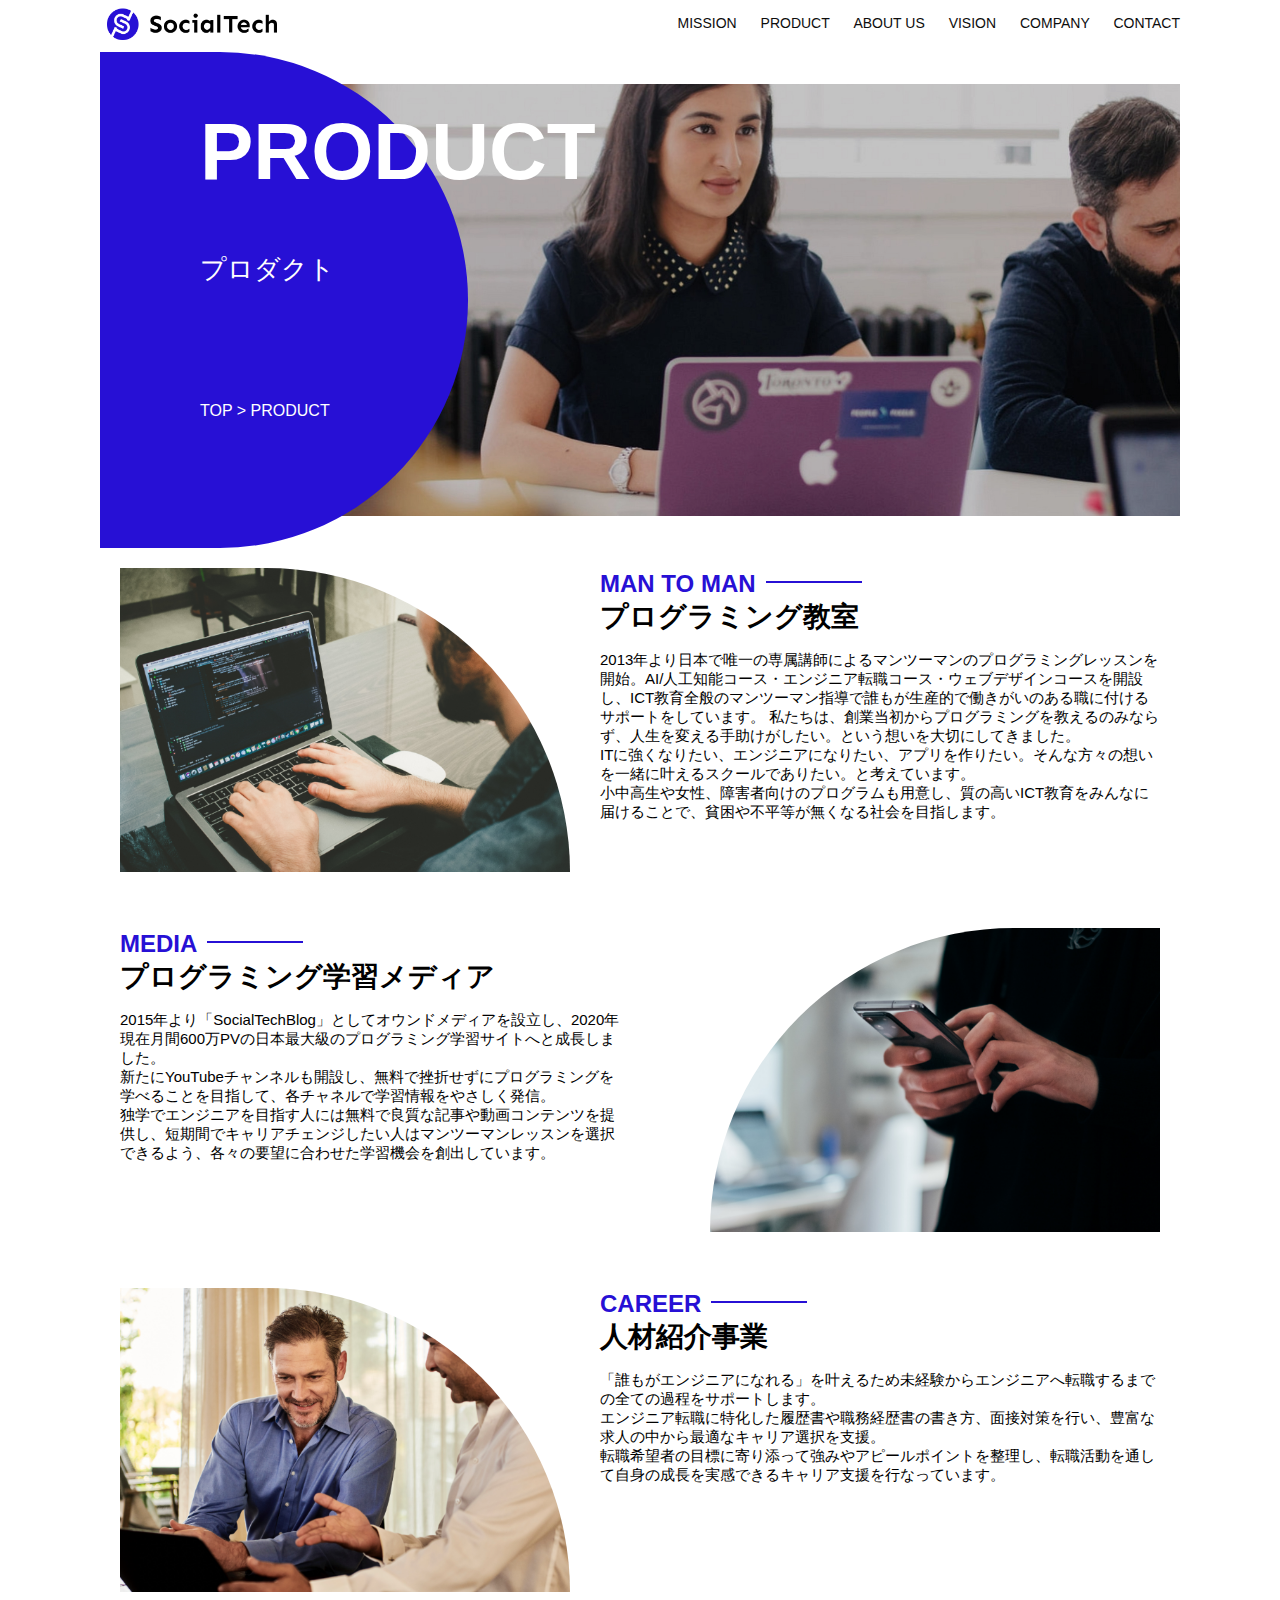
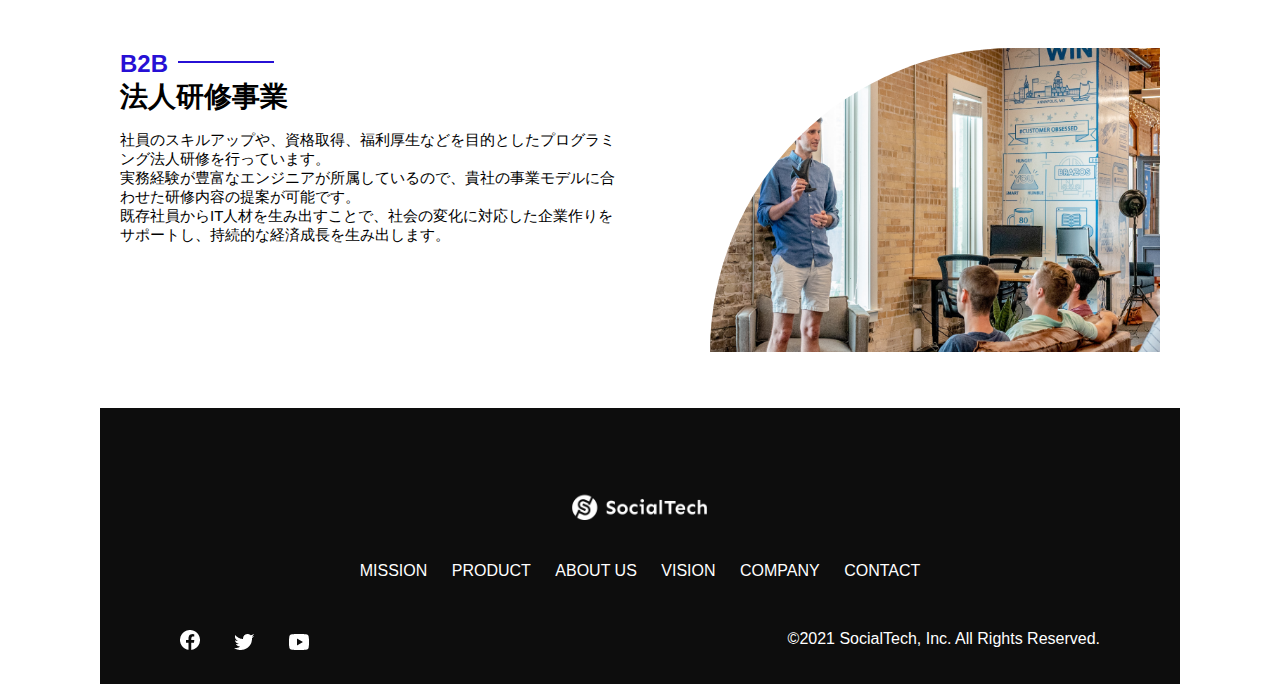
<file: kadai_tutorial_output/product.html>
<!DOCTYPE html>
<html>
    <head>
        <title>SocialTech -PRODUCT プロダクト-</title>
        <meta charset="UTF-8">
        <meta name="description" content="SocialTechの4つのプロダクトを紹介します">
        <meta name="viewport" content="width=device-width, initial-scale=1.0">
        <link rel="stylesheet" href="style.css">
    </head>
    <body>
        <!-- ヘッダー -->
        <header>
            <a href="index.html" id="logo">
                <img src="images/logo.png" alt="トップページに戻る">
            </a>
            <!-- PC用ナビ -->
            <nav id="nav-pc">
                <a href="mission.html">MISSION</a>
                <a href="product.html">PRODUCT</a>
                <a href="index.html#aboutus">ABOUT US</a>
                <a href="index.html#vision">VISION</a>
                <a href="index.html#company">COMPANY</a>
                <a href="index.html#contact">CONTACT</a>
            </nav>

            <!-- SP用ハンバーガーメニュー -->
            <img id="menu-sp" src="images/button-menu.png" alt="ナビゲーションを開く" onclick="document.getElementById('nav-sp').style.display='block'">
            <!-- SP用ナビ -->
            <nav id="nav-sp">
                <img id="close" src="images/button-close.png" alt="ナビゲーションを閉じる" onclick="document.getElementById('nav-sp').style.display='none'">
                <a id="logo-sp" href="index.html" onclick="document.getElementById('nav-sp').style.display='none'">
                    <img src="images/logo-sp.png" alt="トップページに戻る">
                </a>
                <a class="menu" href="mission.html" onclick="document.getElementById('nav-sp').style.display='none'">MISSION</a>
                <a class="menu" href="product.html" onclick="document.getElementById('nav-sp').style.display='none'">PRODUCT</a>
                <a class="menu" href="index.html#aboutus" onclick="document.getElementById('nav-sp').style.display='none'">ABOUT US</a>
                <a class="menu" href="index.html#vision" onclick="document.getElementById('nav-sp').style.display='none'">VISION</a>
                <a class="menu" href="index.html#company" onclick="document.getElementById('nav-sp').style.display='none'">COMPANY</a>
                <a class="menu" href="index.html#contact" onclick="document.getElementById('nav-sp').style.display='none'">CONTACT</a>
                <div id="sns">
                    <a href="https://www.facebook.com/sejuku2013">
                        <img src="images/button-facebook.png" alt="Facebookのリンク">
                    </a>
                    <a href="https://twitter.com/samuraijuku">
                        <img src="images/button-twitter.png" alt="Twitterのリンク">
                    </a>
                    <a href="https://www.youtube.com/channel/UCCFOQO5aDK0xXam4cUQXT8g">
                        <img src="images/button-youtube.png" alt="YouTubeのリンク">
                    </a>
                </div>
            </nav>
        </header>
        <main>
            <article>
                <section id="product-main">
                    <div id="product-title">
                        <h1>PRODUCT</h1>
                        <span>プロダクト</span>
                        <div>TOP > PRODUCT</div>
                    </div>
                </section>
                <section class="product-section1">
                    <img src="images/product/product-mantoman.png" alt="PCでコードを書く男性">
                    <div>
                        <h2 class="product-h2">MAN TO MAN</h2>
                        <h3 class="product-h3">プログラミング教室</h3>
                        <p>
                            2013年より日本で唯一の専属講師によるマンツーマンのプログラミングレッスンを開始。AI/人工知能コース・エンジニア転職コース・ウェブデザインコースを開設し、ICT教育全般のマンツーマン指導で誰もが生産的で働きがいのある職に付けるサポートをしています。
             私たちは、創業当初からプログラミングを教えるのみならず、人生を変える手助けがしたい。という想いを大切にしてきました。<br>ITに強くなりたい、エンジニアになりたい、アプリを作りたい。そんな方々の想いを一緒に叶えるスクールでありたい。と考えています。<br>小中高生や女性、障害者向けのプログラムも用意し、質の高いICT教育をみんなに届けることで、貧困や不平等が無くなる社会を目指します。
                        </p>
                    </div>
                </section>
                <section class="product-section2">
                    <div>
                        <h2 class="product-h2">MEDIA</h2>
                        <h3 class="product-h3">プログラミング学習メディア</h3>
                        <p>
                            2015年より「SocialTechBlog」としてオウンドメディアを設立し、2020年現在月間600万PVの日本最大級のプログラミング学習サイトへと成長しました。<br>新たにYouTubeチャンネルも開設し、無料で挫折せずにプログラミングを学べることを目指して、各チャネルで学習情報をやさしく発信。<br>独学でエンジニアを目指す人には無料で良質な記事や動画コンテンツを提供し、短期間でキャリアチェンジしたい人はマンツーマンレッスンを選択できるよう、各々の要望に合わせた学習機会を創出しています。
                        </p>
                    </div>
                    <img src="images/product/product-media.png" alt="スマートフォンを操作する人">
                </section>
                <section class="product-section1">
                    <img src="images/product/product-career.png" alt="笑顔で話し合う2人の男性">
                    <div>
                        <h2 class="product-h2">CAREER</h2>
                        <h3 class="product-h3">人材紹介事業</h3>
                        <p>
                            「誰もがエンジニアになれる」を叶えるため未経験からエンジニアへ転職するまでの全ての過程をサポートします。<br>エンジニア転職に特化した履歴書や職務経歴書の書き方、面接対策を行い、豊富な求人の中から最適なキャリア選択を支援。<br>転職希望者の目標に寄り添って強みやアピールポイントを整理し、転職活動を通して自身の成長を実感できるキャリア支援を行なっています。<br>
                        </p>
                    </div>
                </section>
                <section class="product-section2">
                    <div>
                        <h2 class="product-h2">B2B</h2>
                        <h3 class="product-h3">法人研修事業</h3>
                        <p>
                            社員のスキルアップや、資格取得、福利厚生などを目的としたプログラミング法人研修を行っています。<br>実務経験が豊富なエンジニアが所属しているので、貴社の事業モデルに合わせた研修内容の提案が可能です。<br>既存社員からIT人材を生み出すことで、社会の変化に対応した企業作りをサポートし、持続的な経済成長を生み出します。
                        </p>
                    </div>
                    <img src="images/product/product-b2b.png" alt="公演中の男性とそれを聴く人々">
                </section>



            </article>
            <!-- フッター -->
            <footer>
                <div id="footer-logo">
                    <img src="images/logo-sp.png" alt="SocialTech">
                </div>
                <div id="footer-link">
                    <a href="mission.html">MISSION</a>
                    <a href="product.html">PRODUCT</a>
                    <a href="index.html#aboutus">ABOUT US</a>
                    <a href="index.html#vision">VISION</a>
                    <a href="index.html#company">COMPANY</a>
                    <a href="index.html#contact">CONTACT</a>
                </div>
                <div id="sns-footer">
                    <a href="https://www.facebook.com/sejuku2013"><img src="images/button-facebook.png" alt="Facebookのリンク"></a>
                    <a href="https://twitter.com/samuraijuku"><img src="images/button-twitter.png" alt="Twitterのリンク"></a>
                    <a href="https://www.youtube.com/channel/UCCFOQO5aDK0xXam4cUQXT8g"><img src="images/button-youtube.png" alt="YouTubeのリンク"></a>
                    <span id="copyright">&copy;2021 SocialTech, Inc. All Rights Reserved. </span>
                </div>
            </footer>
                    
        </main>
    </body>
</html>
</file>
<file: html-css-kadai_013/style.css>
/* PC、スマホ共通スタイル */
body {
  font-family: "Source Sans Pro", "Hiragino Kaku Gothic ProN", Meiryo, Arial,
    sans-serif;
}

p {
  font-size: 15px;
}

#main-visual>img {
  width: 100%;
}

/*================
PC用のスタイル 
=================*/
@media screen and (min-width: 768px) {
  /* 横幅設定 */
  body {
    max-width: 1080px;
    min-width: 960px;
    margin: 0 auto 0 auto;
  }

  /* ヘッダー */
  header {
    display: flex;
    justify-content: space-between;
  }

  /* ナビゲーションのレイアウト */
  #nav-pc {
    text-align: right;
    font-size: 14px;
    padding-top: 15px;
  }

  /* ナビゲーションのリンクの装飾設定 */
  #nav-pc>a {
    text-decoration: none;
    margin-left: 20px;
  }

  #nav-pc>a:link {
    color: #0d0d0d;
  }

  #nav-pc>a:visited {
    color: #0d0d0d;
  }

  #nav-pc>a:hover {
    color: #0d0d0d;
    text-decoration: underline;
  }

  #nav-pc>a:active {
    color: #0d0d0d;
  }

  /* SP要素非表示 */
  #menu-sp{
    display: none;
  }
  #nav-sp{
    display: none;
  }
}

/*================
SP用のスタイル 
=================*/
@media screen and (max-width: 767px) {
  body{
    min-width: 375px;
    margin: 0;
  }

  #nav-pc{
    display: none;
  }

  /* ハンバーガーメニュー */
  #menu-sp{
    float: right;
    padding: 0;
  }

  /* SP用ナビ */
  #nav-sp{
    background-color: #ce933e;
    position: absolute;
    left: 0;
    top: 0;
    height: 100%;
    width: 100%;
    display: none;
    z-index: 100;
  }

  /* ×ボタン */
  #close{
    position: absolute;
    top: 20px;
    right: 20px;
  }

  /* ロゴ */
  #logo-sp{
    margin: 80px 0 30px 20px;
  }

  /* リンク */
  #nav-sp > a{
    display: block;
  }
  #nav-sp > a:link{
    color: #ffffff;
  }
  #nav-sp > a:visited{
    color: #ffffff;
  }
  #nav-sp > a:hover{
    color: #ffffff;
    text-decoration: underline;
  }
  #nav-sp > a:active{
    color: #ffffff;
  }
  
  #nav-sp > .menu{
    text-decoration: none;
    display: block;
    margin: 0 20px;
    height: 44px;
    font-size: 16px;
    background-image: url("images/arrow.png");
    background-repeat: no-repeat;
    background-position: right top;
  }


}
</file>
<file: kadai_tutorial_output/style.css>
/* PC、スマホ共通スタイル */
body {
    font-family: "Source Sans Pro", "Hiragino Kaku Gothic ProN", Meiryo, Arial, sans-serif;
}
  
p {
    font-size: 15px;
}

/*================
 PC用のスタイル 
=================*/
@media screen and (min-width: 768px){

/* 横幅設定 */
body{
max-width: 1080px;
min-width: 960px;
margin: 0 auto 0 auto;
}

/* ヘッダー */
header{
    display: flex;
    justify-content: space-between;
}

/* ナビゲーション */
#nav-pc{
    font-size: 14px;
    padding-top: 15px;
}
#nav-pc > a{
    text-decoration: none;
    margin-left: 20px;
}
#nav-pc > a:link{
    color: #0d0d0d;
}
#nav-pc > a:visited{
    color: #0d0d0d;
}
#nav-pc > a:hover{
    color: #0d0d0d;
    text-decoration: underline;
}
#nav-pc > a:active{
    color: #0d0d0d;
}

/* SP用ナビを非表示 */
#nav-sp, #menu-sp{
    display: none;
}

/* メインビジュアル */
#main-visual{
    position: relative;
    height: 400px;
}
#main-message{
    position: absolute;
    top: 0;
    left: 0;
    background-color: #2710d5;
    color: #ffffff;
    border-radius: 0 0 476px 0 ;
    width: 100%;
    height: 100%;
    max-width: 620px;
    z-index: 11;
}
#main-message > h1 {
    font-size: 60px;
    font-weight: bold;
    margin: 100px 0 0 50px;
}
#main-message > p {
    font-size: 28px;
    margin: 0 0 0 50px;
}
#main-visual > img {
    position: absolute;
    top: 0;
    right: 0;
    border-radius: 476px 0 0 0 ;
    max-width: 620px;
    z-index: 10;
}

/* 見出し */
h2{
    margin-top: 40px;
}
h2::after{
    content: url(images/line.png);
    margin-left: 10px;
}
h3{
    font-size: 27px;
}

/*--- MISSION ---*/
#mission{
    margin: 80px auto;
    width: 100%;
}
#mission-flex{
    width: 100%;
    display: flex;
}
#mission-flex > div{
    width: 50%;
    margin: 20px;
}
#mission-photo{
    width: 100%;
}
#s2dgs{
    margin-top: 50px;
    width: 100%;
}

/*--- PRODUCT ---*/
#product{
    background-color: #fafafa;
    margin: 80px 0;
    padding: 10px 40px 0 40px;
}
/* 外枠 */
#product > div{
    margin-top: 40px;
    display: flex;
}
/* 左カラム */
#product-left{
    width: 50%;
    margin-right: 20px;
}
/* 右カラム */
#product-right{
    width: 50%;
    margin-left: 20px;
    margin-top: 80px;
}
/* 画像＋説明の枠 */
#product-left > div{
    position: relative;
    height: 480px;
    margin-right: 20px;
}
#product-right > div{
    position: relative;
    height: 480px;
    margin-left: 20px;
}
/* 画像 */
.product-photo{
    width: 100%;
}
/* 説明文枠 */
.product-explain{
    background-color: #ffffff;
    position: absolute;
    left: 0;
    top: 280px;
    margin: 0 40px;
    padding: 20px;
    box-shadow: 5px 5px 10px rgba(0, 0, 0, 0.05);
}
/* 英語の見出し */
.product-explain >span{
    color: #2710d5;
    font-weight: bold;
    font-size: 16px;
    margin: 0;
}
/* 見出し */
.product-explain >h3{
    font-size: 20px;
    margin: 5px 0;
}
.product-explain >p{
    font-size: 14px;
    margin: 0;
}

/* もっと見るボタン */
#product-more{
    margin: 0 auto -42px auto;
}

/*--- ABOUT US ---*/
#aboutus{
    margin: 80px auto;
}
/* テーブルと画像×2の枠 */
#aboutus >div{
    display: flex;
}
/* 画像 */
.culture-img{
    width: 100%;
    align-self: flex-start;
}
.culture-img2{
    margin-top: 50px;
    width: 100%;
}

/* 表 */
.culture-table{
    margin-right: 50px;
}
.culture-num{
    font-size: 80px;
    color: #2710d5;
    margin-right: 20px;
}
.culture-en{
    color: #2710d5;
    font-weight: bold;
    font-size: 24px;
    display: block;
}
.culture-jp{
    font-size: 28px;
    font-weight: bold;
}
.culture-description{
    margin: 0;
}

/*--- VISION ---*/
#vision{
    margin: 80px auto;
}
#vision > div{
    width: 100%;
    display: flex;
    justify-content: space-between;
    flex-wrap: wrap;
}
.vision-box{
    width: 300px;
    height: 300px;
    margin-bottom: 30px;
    position: relative;
}
.vision-box > img{
    width: 100%;
    height: auto;
    position: absolute;
    top: 0;
    left: 0;
    z-index: 30;
}
.vision-box >span{
    position: absolute;
    top: 0;
    left: 0;
    z-index: 31;
    margin-right: 20px;
}
.vision-box span > h4{
    color: #2710d5;
    font-size:19px;
    margin-top: 80px;
}
.vision-box span > h4::first-letter{
    font-size: 40px;
}
.vision-box span > h5{
    font-size: 20px;
    margin: 0;
}
.vision-box span > p{
    margin-top: 10px;
}

/*--- COMPANY ---*/
#company{
    margin: 80px auto;
}
#company-table{
    width: 100%;
}
.tableheader{
    text-align: left;
    padding: 20px;
    border-bottom-color: #2710d5;
    border-bottom-width: 1px;
    border-bottom-style: solid;
    width: 100px;
}
.tableheader-first{
    text-align: left;
    padding: 20px;
    border-bottom-color: #2710d5;
    border-bottom-width: 1px;
    border-bottom-style: solid;
    width: 100px;
    border-top-color: #2710d5;
    border-top-width: 1px;
    border-top-style: solid;
}
.cell{
    padding: 30px;
    border-bottom-color: #ececec;
    border-bottom-width: 1px;
    border-bottom-style: solid;
}
.cell-first{
    padding: 30px;
    border-bottom-color: #ececec;
    border-bottom-width: 1px;
    border-bottom-style: solid;
    border-top-color: #ececec;
    border-top-width: 1px;
    border-top-style: solid;
}
#company > iframe{
    width: 100%;
    height: 368px;
    margin-top: 40px;
}

/*--- CONTACT ---*/
#contact{
    margin: 80px auto;
}
#contact > form > div{
    display: flex;
    flex-direction: row;
    flex-wrap: wrap;
    padding-bottom: 30px;
}
.contact-heading{
    width: 240px;
    align-self: center;
}
.contact-label{
    font-weight: bold;
}
.contact-span{
    color: #ce2222;
    margin-left: 20px;
    font-weight: bold;
}
.contact-textbox{
    border-top: 0;
    border-left: 0;
    border-right: 0;
    border-bottom-width: 1px;
    border-bottom-color: #707070;
    border-bottom-style: solid;
    background-color: #fafafa;
    width: 400px;
    height: 56px;
}
.contact-textarea{
    border-top: 0;
    border-left: 0;
    border-right: 0;
    border-bottom-width: 1px;
    border-bottom-color: #707070;
    border-bottom-style: solid;
    background-color: #fafafa;
    width: 400px;
    height: 200px;
}
details{
    width: 700px;
}
details > div{
    background-color: #fafafa;
    padding: 20px;
}
details > div > span{
    font-weight: bold;
}


/*--- フッター ---*/
footer{
    background-color: #0d0d0d;
    text-align: center;
    padding: 80px 80px 30px 80px;
}
#footer-logo{
    margin-bottom: 30px;
}
#footer-link{
    margin-bottom: 50px;
}
#footer-link > a{
    text-decoration: none;
    margin: 10px;
}
#footer-link > a:link{
    color: #ffffff;
}
#footer-link > a:visited{
    color: #ffffff;
}
#footer-link > a:hover{
    color: #ffffff;
    text-decoration: underline;
}
#footer-link > a:active{
    color: #ffffff;
}
#sns-footer{
    text-align: left;
    width: 100%;
}
#sns-footer >a{
    margin-right: 30px;
}
#copyright{
    color: #ffffff;
    float: right;
}

/* ----MISSION---- */
#mission-main{
    height: 496px;
    width: 100%;
    background-image: url("images/mission/mission-main.png");
    background-repeat: no-repeat;
    background-position-y: center;
}
#mission-title{
    position: relative;
    background-color: #2710d5;
    width: 368px;
    color: #ffffff;
    height: 496px;
    border-radius: 0 248px 248px 0;
}
#mission-title > h1{
position: absolute;
top: 0;
left: 100px;
font-size: 80px;
}
#mission-title > span{
    position: absolute;
    top: 200px;
    left: 100px;
    font-size: 26px;
}
#mission-title > div{
    position: absolute;
    top: 350px;
    left: 100px;
    font-size: 16px;
}
#mission-s2dgs{
    width: 100%;
    margin: 20px;
}
.mission-h2{
    color: #2710d5;
    font-size: 40px;
}
.mission-h2::after{
    content:none;
}

#mission-5goals{
    display: flex;
    margin: 20px;
}
#mission-5goals > div{
    flex-grow: 1;
    padding: 20px;
}
#mission-5goals > div > div{
    margin-bottom: 40px;
}

.fivegoals-image-right{
    float: right;
    margin: 20px;
}
.fivegoals-image-left{
    float: left;
    margin: 20px;
}
.fivegoals-number{
    color: #2710d5;
    font-size: 48px;
    margin: 0;
}
.fivegoals-h3{
    font-size: 28px;
    margin: 0;
}
.fivegoals-p{
    margin: 0;
}

/* ----PRODUCT---- */
#product-main{
    height: 496px;
    width: 100%;
    background-image: url("images/product/product-main.png");
    background-repeat: no-repeat;
    background-position-y: center;
}
#product-title{
    position: relative;
    background-color: #2710d5;
    width: 368px;
    color: #ffffff;
    height: 496px;
    border-radius: 0 248px 248px 0;
}
#product-title > h1{
    position: absolute;
    top: 0;
    left: 100px;
    font-size: 80px;
}
#product-title > span{
    position: absolute;
    top: 200px;
    left: 100px;
    font-size: 26px;
}
#product-title > div{
    position: absolute;
    top: 350px;
    left: 100px;
    font-size: 16px;
}

.product-section1{
    position: relative;
    margin: 20px;
    height: 340px;
}
.product-section1 > img{
    position: absolute;
    top: 0;
    left: 0;
    width: 450px;
    margin: 0 40px 30px 0;
    border-radius: 0 432px 0 0;
}
.product-section1 >div{
    position: absolute;
    top: 0;
    left: 480px;
}
.product-section2{
    position: relative;
    margin: 20px;
    height: 340px;
}
.product-section2 > img{
    position: absolute;
    top: 0;
    right: 0;
    width: 450px;
    margin: 0 0 30px 40px;
    border-radius: 432px 0 0 0;
}
.product-section2 > div{
    position: absolute;
    width: 500px;

}
.product-h2{
    color: #2710d5;
    font-size: 24px;
    margin: 0;
}
.product-h3{
    font-size: 28px;
    margin: 0;
}

}

/*================
 SP用のスタイル 
=================*/
@media screen and (max-width: 767px){

body{
    min-width: 375px;
    margin: 0;
}

/* PCナビ非表示 */
#nav-pc{
    display: none;
}
/* ハンバーガーメニュー */
#menu-sp{
    float: right;
    padding: 0;
}
/* 初期表示 */
#nav-sp{
    background-color: #2710d5;
    position: absolute;
    top: 0;
    left: 0;
    width: 100%;
    height: 100%;
    display: none;
    z-index: 100;
}
/* 閉じるボタン */
#close{
    position: absolute;
    top: 20px;
    right: 20px;
}
/* ロゴ */
#logo-sp{
    margin: 80px 0 30px 20px;
}
/* リンク */
#nav-sp > a{
    display: block;
}
#nav-sp > a:link{
    color: #ffffff;
}
#nav-sp > a:visited{
    color: #ffffff;
}
#nav-sp > a:hover{
    color: #ffffff;
    text-decoration: underline;
}
#nav-sp > a:active{
    color: #ffffff;
}

#nav-sp > .menu{
    text-decoration: none;
    display: block;
    margin: 0 20px 0 20px;
    height: 44px;
    font-size: 16px;
    background-image: url("images/arrow.png");
    background-repeat: no-repeat;
    background-position: right top;
}
#sns{
    position: absolute;
    bottom: 20px;
    left: 20px;
}
#sns > a{
    margin-right: 30px;
}

#main-visual{
    position: relative;
    height: 470px;
    width: 100%;
    overflow: hidden;
}
#main-visual > div{
    position: absolute;
    top: 0;
    left: 0;
    background-color: #2710d5;
    color: #ffffff;
    border-radius: 0 0 476px 0;
    text-align: center;
    height: 280px;
    width: 100%;
    z-index: 11;
}
#main-visual > div > h1{
    font-size: 28px;
    margin-top: 90px;
}
#main-visual > div > p{
    margin: 0;
}
#main-visual > img{
    position: absolute;
    width: 100%;
    border-radius:476px 0 0 0;
    bottom: 0;
    right: 0;
    z-index: 10;
}

/* 見出し */
h2::after{
    content: url("images/line.png");
    margin-left: 10px;
}
h3{
    font-size: 24px;
    margin-top: 10px;
}

/* MISSION */
#mission{
    margin: 20px;
}
#mission-photo{
    width: 100%;
}
#s2dgs{
    width: 100%;
}

/* PRODUCT */
#product{
    background-color: #fafafa;
    padding-top: 10px;
}
#product > h2{
    margin-left: 20px;
}
#product-left,
#product-right{
    margin: 0 20px;
}
#product-left > div,
#product-right > div{
    position: relative;
    height: 540px;
}
.product-explain{
    background-color: #ffffff;
    position: absolute;
    left: 0;
    bottom: 50px;
    padding: 20px;
    box-shadow: 5px 5px 10px rgba(0,0,0, 0.05) ;
}
.product-explain > span{
    color: #2710d5;
    font-weight: bold;
    font-size: 16px;
    margin: 0;
}
.product-explain > h3{
    margin: 10px 0;
}
.product-photo{
    width: 100%;
}

#product-more > img {
    margin: 0 0 -42px 20px;
}

/* ABOUT US */
#aboutus{
    margin: 80px 20px;
}
#aboutus > div {
    display: flex;
    flex-direction: column;
}
.culture-table{
    width: 100%;
    padding-right: 20px;
    order: 2;
}
.culture-img{
    width: 100%;
    order: 1;
}
.culture-img2{
    width: 100%;
}
.culture-num{
    font-size: 80px;
    color: #2710d5;
}
.culture-en{
    display: block;
    color: #2710d5;
    font-weight: bold;
    font-size: 24px;
}
.culture-jp{
    display: block;
}
.culture-description{
    margin: 0;
}

/* VISION */
#vision{
    margin: 80px 20px;
}
.vision-box{
    position: relative;
    width: 300px;
    height: 300px;
    margin-bottom: 30px;
}
.vision-box > img{
    position: absolute;
    top: 0;
    left: 0;
    width: 100%;
    height: auto;
    z-index: 30;
}
.vision-box > span{
    position: absolute;
    top: 0;
    left: 0;
    margin-right: 20px;
    z-index: 31;
}
.vision-box > span > h4{
    color: #2710d5;
    font-size: 19px;
    margin-top: 60px;
}
.vision-box > span > h5{
    font-size: 20px;
    margin: 0;
}
.vision-box > span >p{
    margin-top: 10px;
}
#company{
    margin: 0 20px;
}
#company > h3{
    margin-bottom: 20px;
}
#company > table{
    width: 100%;
}
.tableheader-first{
    text-align: left;
    padding: 20px;
    border-bottom-color: #2710d5;
    border-bottom-width: 1px;
    border-bottom-style:solid;
    border-top-color: #2710d5;
    border-top-width: 1px;
    border-top-style: solid;
    width: 50px;
}
.tableheader{
    text-align: left;
    padding: 20px;
    border-bottom-color: #2710d5;
    border-bottom-width: 1px;
    border-bottom-style:solid;
    width: 50px;
}
.cell{
    padding: 20px;
    border-bottom-color: #ececec;
    border-bottom-width: 1px;
    border-bottom-style:solid;
}
.cell-first{
    padding: 20px;
    border-top-color: #ececec;
    border-top-width: 1px;
    border-top-style:solid;
}
#company > iframe{
    width: 100%;
    height: 240px;
    margin-top: 40px;
}
/* CONTACT */
#contact{
    margin: 80px 20px;
}
#contact >h3{
    margin-bottom: 20px;
}
#contact > form > div{
    margin-bottom: 20px;
}
.contact-heading{
    margin-bottom: 20px;
}
.contact-label{
    font-weight: bold;
}
.contact-span{
    color: #ce2222;
    margin-left: 20px;
    font-weight: bold;
}
.contact-textbox{
    height: 56px;
    border-top: 0;
    border-left: 0;
    border-right: 0;
    background-color: #fafafa;
    border-bottom-color: #707070;
    border-bottom-width: 1px;
    border-bottom-style: solid;
    min-width: 300px;
    width: 100%;
}
.contact-textarea{
    height: 150px;
    border-top: 0;
    border-left: 0;
    border-right: 0;
    background-color: #fafafa;
    width: 100%;
}
.radiobutton{
    margin-bottom: 20px;
}
.radiobutton + label::after{
    content: "\A";
    white-space: pre;
}

/* フッター */
footer{
    background-color: #0d0d0d;
    padding: 30px 20px 50px 20px;
}
#footer-logo{
    margin-bottom: 30px;
}
#footer-link{
    margin-bottom: 50px;
}
#footer-link > a{
    display: block;
    text-decoration: none;
    margin: 0 20px 30px 0;
    background-image: url("images/arrow.png");
    background-repeat: no-repeat;
    background-position: right top;
}
#footer-link > a:link{
    color: #ffffff;
}
#footer-link > a:visited{
    color: #ffffff;
}
#footer-link > a:hover{
    color: #ffffff;
    text-decoration: underline;
}
#footer-link > a:active{
    color: #ffffff;
}

#sns-footer > a{
    margin-right: 30px;
}
#copyright{
    display: block;
    font-size: 12px;
    margin-top: 30px;
    color: #ffffff;
}

/* ----MISSION---- */
#mission-main{
    height: 256px;
    width: 100%;
    background-image: url("images/mission/mission-main.png");
    background-repeat: no-repeat;
    background-position-y: center;
    background-size: auto 208px;
}

#mission-title{
    position: relative;
    background-color: #2710d5;
    width: 136px;
    color: #ffffff;
    height: 256px;
    border-radius: 0 248px 248px 0;
}
#mission-title > h1{
    position: absolute;
    top: 0;
    left: 20px;
    font-size: 40px;
}
#mission-title > span{
    position: absolute;
    top: 110px;
    left: 20px;
    font-size: 18px;
}
#mission-title > div{
    position: absolute;
    top:180px;
    left: 20px;
    font-size: 13px;
}
#mission-s2dgs{
    margin: 20px;
}
.mission-h2{
    color: #2710d5;
    font-size: 38px;
    margin: 0;
}
.mission-h2::after{
    content: none;
}
#mission-s2dgs > img{
    width: 100%;
}
#mission-5goals{
    margin: 20px;
}
#mission-5goals > div > div{
    margin-bottom: 40px;
}
#s2dgs-image{
    width: 100%;
}
.fivegoals-image-right{
    margin: 20px auto;
    display: block;
}
.fivegoals-image-left{
    margin: 20px auto;
    display: block;
}
.fivegoals-number{
    color: #2710d5;
    font-size: 48px;
    margin: 0;
}
.fivegoals-h3{
    font-size: 28px;
    margin: 0;
}
.fivegoals-p{
    margin: 0;
}

/* ----PRODUCT---- */
#product-main{
    height: 256px;
    width: 100%;
    background-image: url("images/product/product-main.png");
    background-repeat: no-repeat;
    background-position-y: center;
    background-size: auto 208px;
}

#product-title{
    position: relative;
    background-color: #2710d5;
    width: 136px;
    color: #ffffff;
    height: 256px;
    border-radius: 0 248px 248px 0;
}
#product-title > h1{
    position: absolute;
    top: 0;
    left: 20px;
    font-size: 40px;
}
#product-title > span{
    position: absolute;
    top: 110px;
    left: 20px;
    font-size: 18px;
}
#product-title > div{
    position: absolute;
    top:180px;
    left: 20px;
    font-size: 13px;
}
.product-section1{
    margin: 20px;
}
.product-section1 > img{
    width: 100%;
    border-radius: 0 300px 0 0;
}
.product-section2{
    display: flex;
    margin: 20px;
    flex-direction: column;
}
.product-section2 > img{
    order: 1;
    width: 100%;
    border-radius: 300px 0 0 0;
}
.product-section2 > div{
    order: 2;
}
.product-h2{
    color: #2710d5;
    font-size: 24px;
    margin: 0;
}
.product-h3{
    font-size: 28px;
    margin: 0;
}


}
</file>
